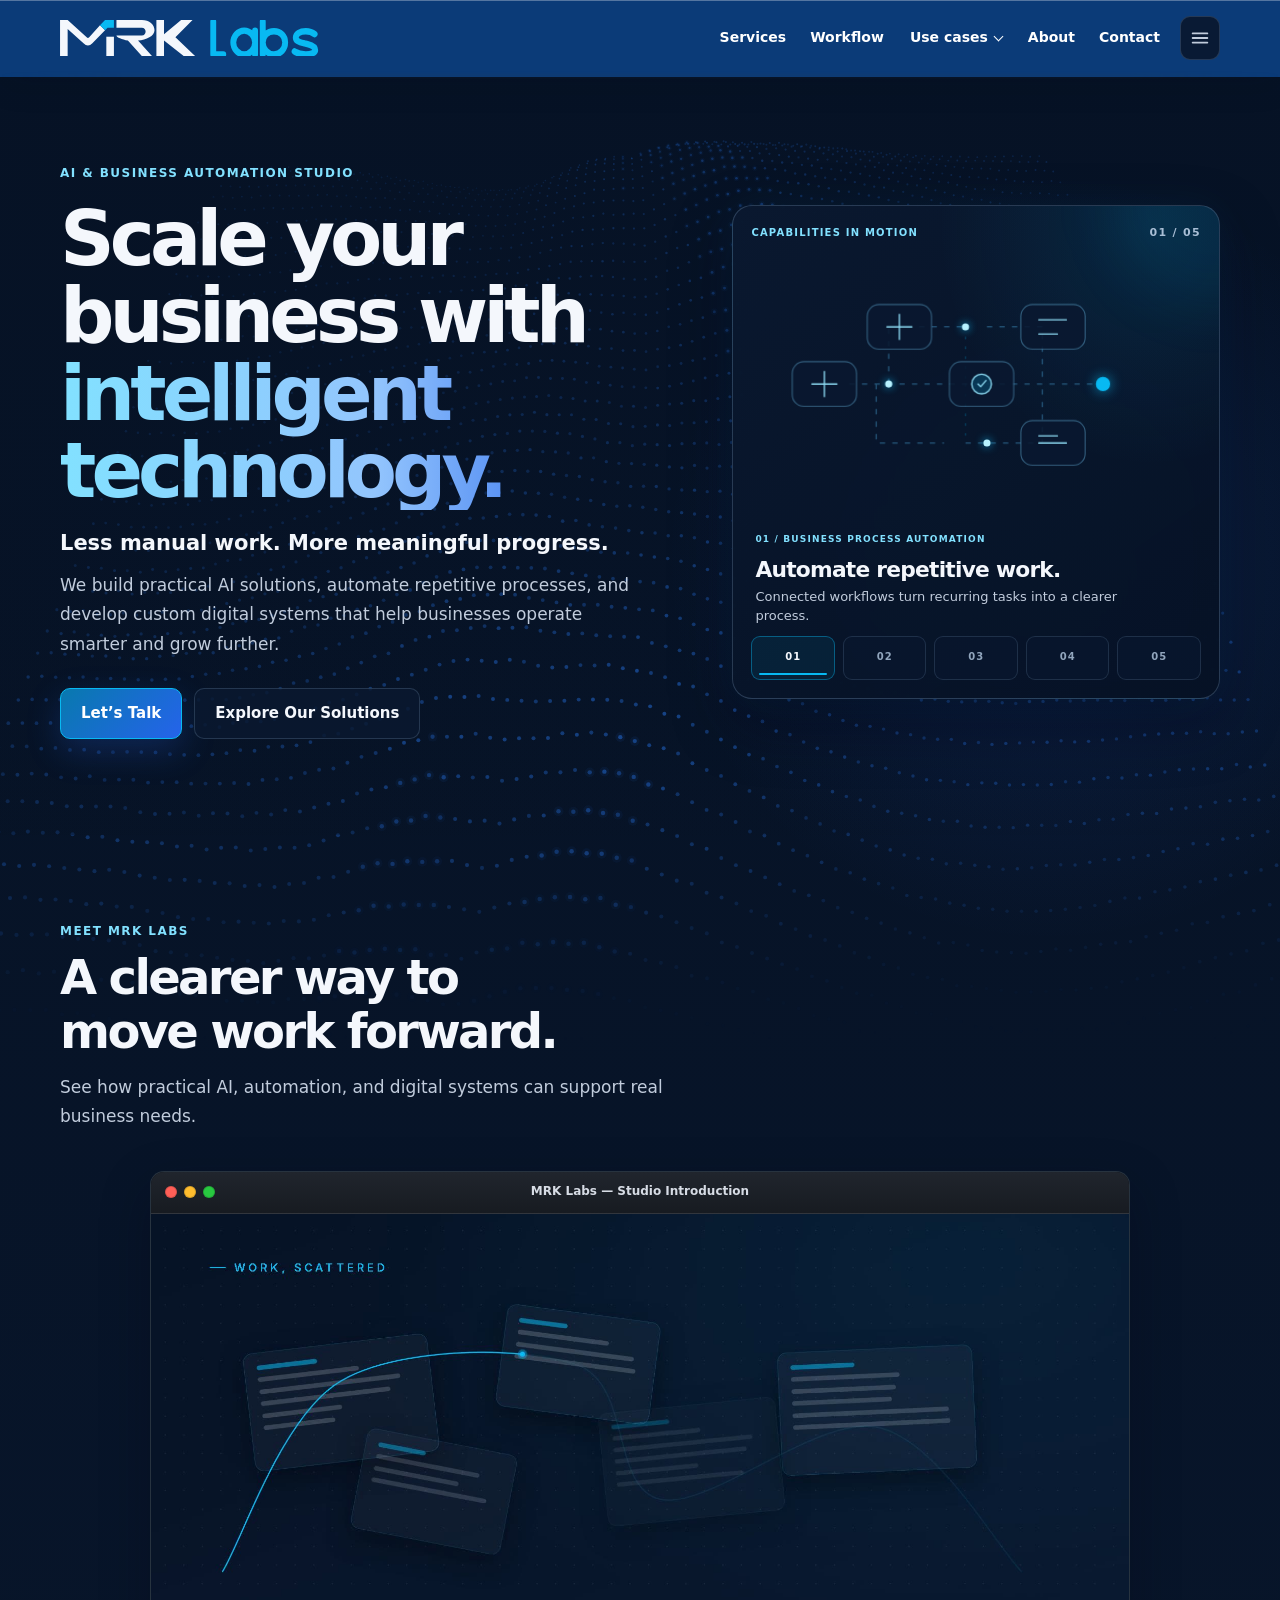
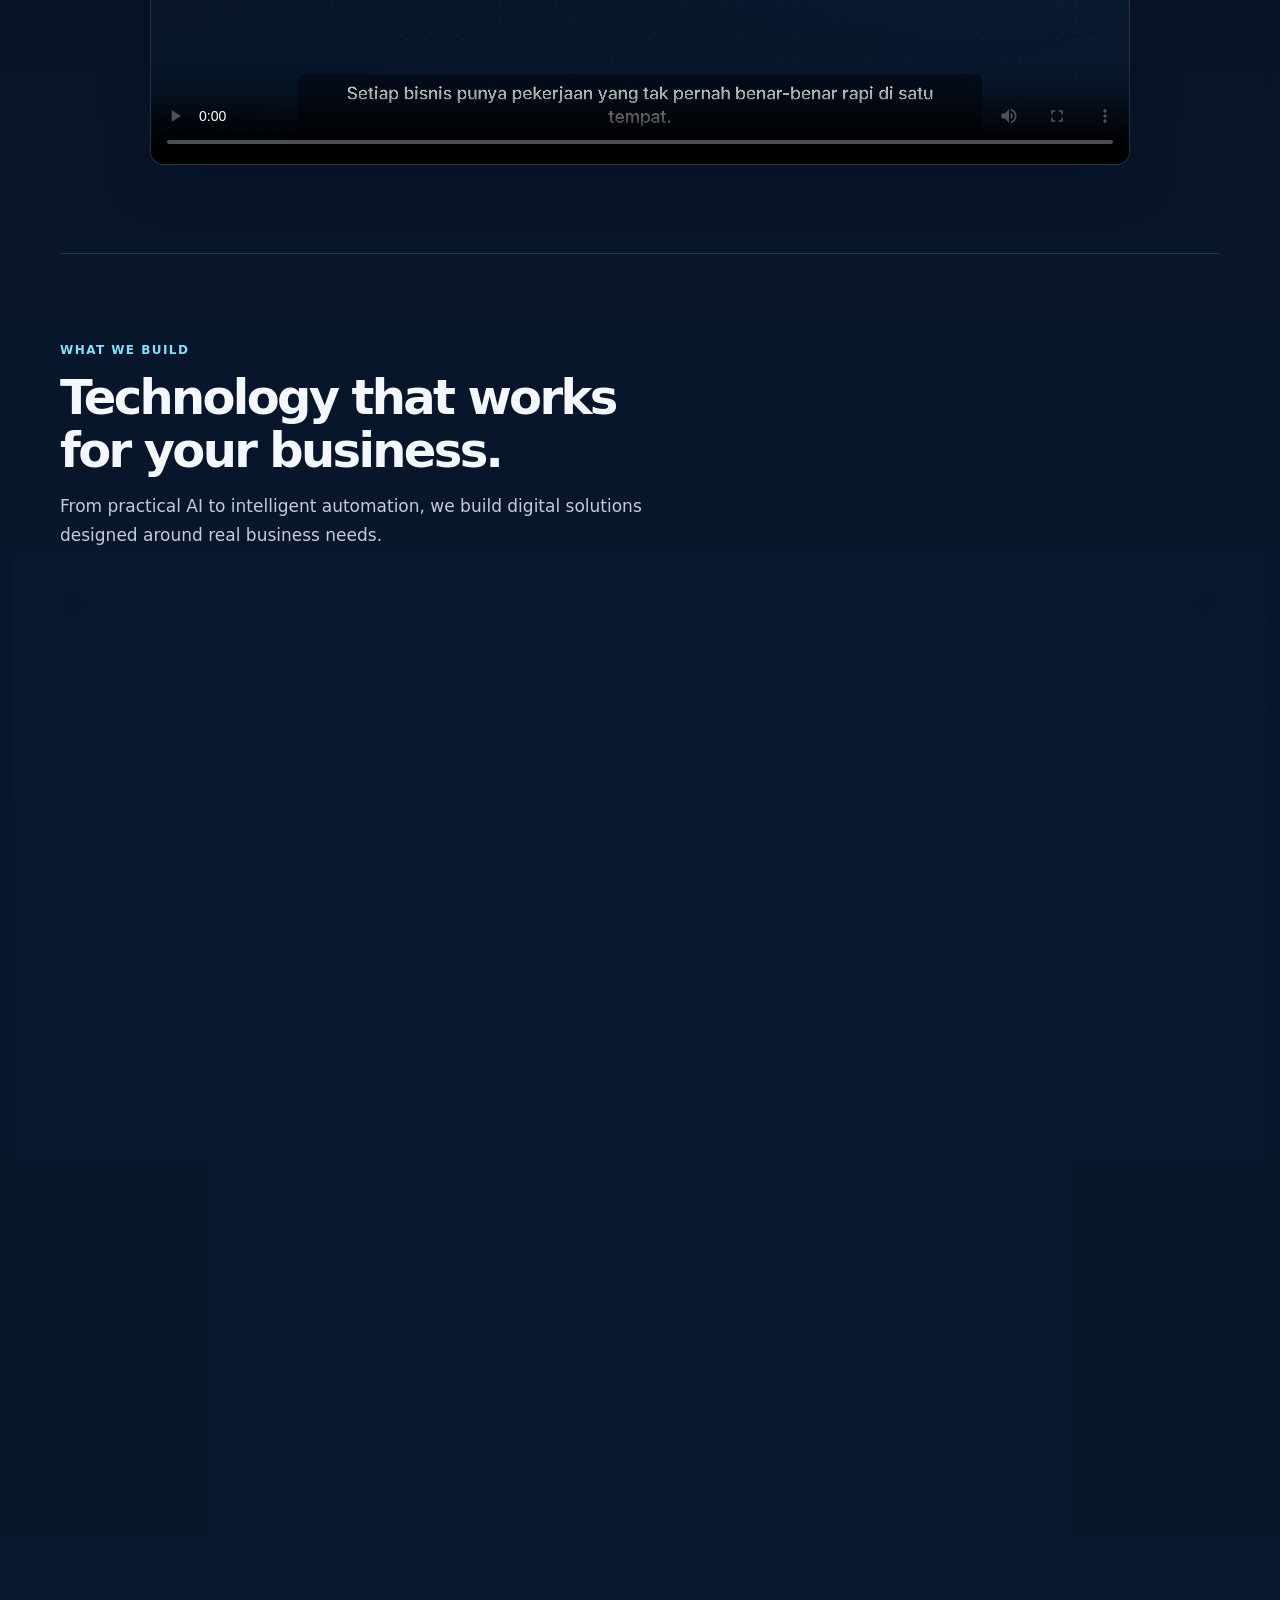
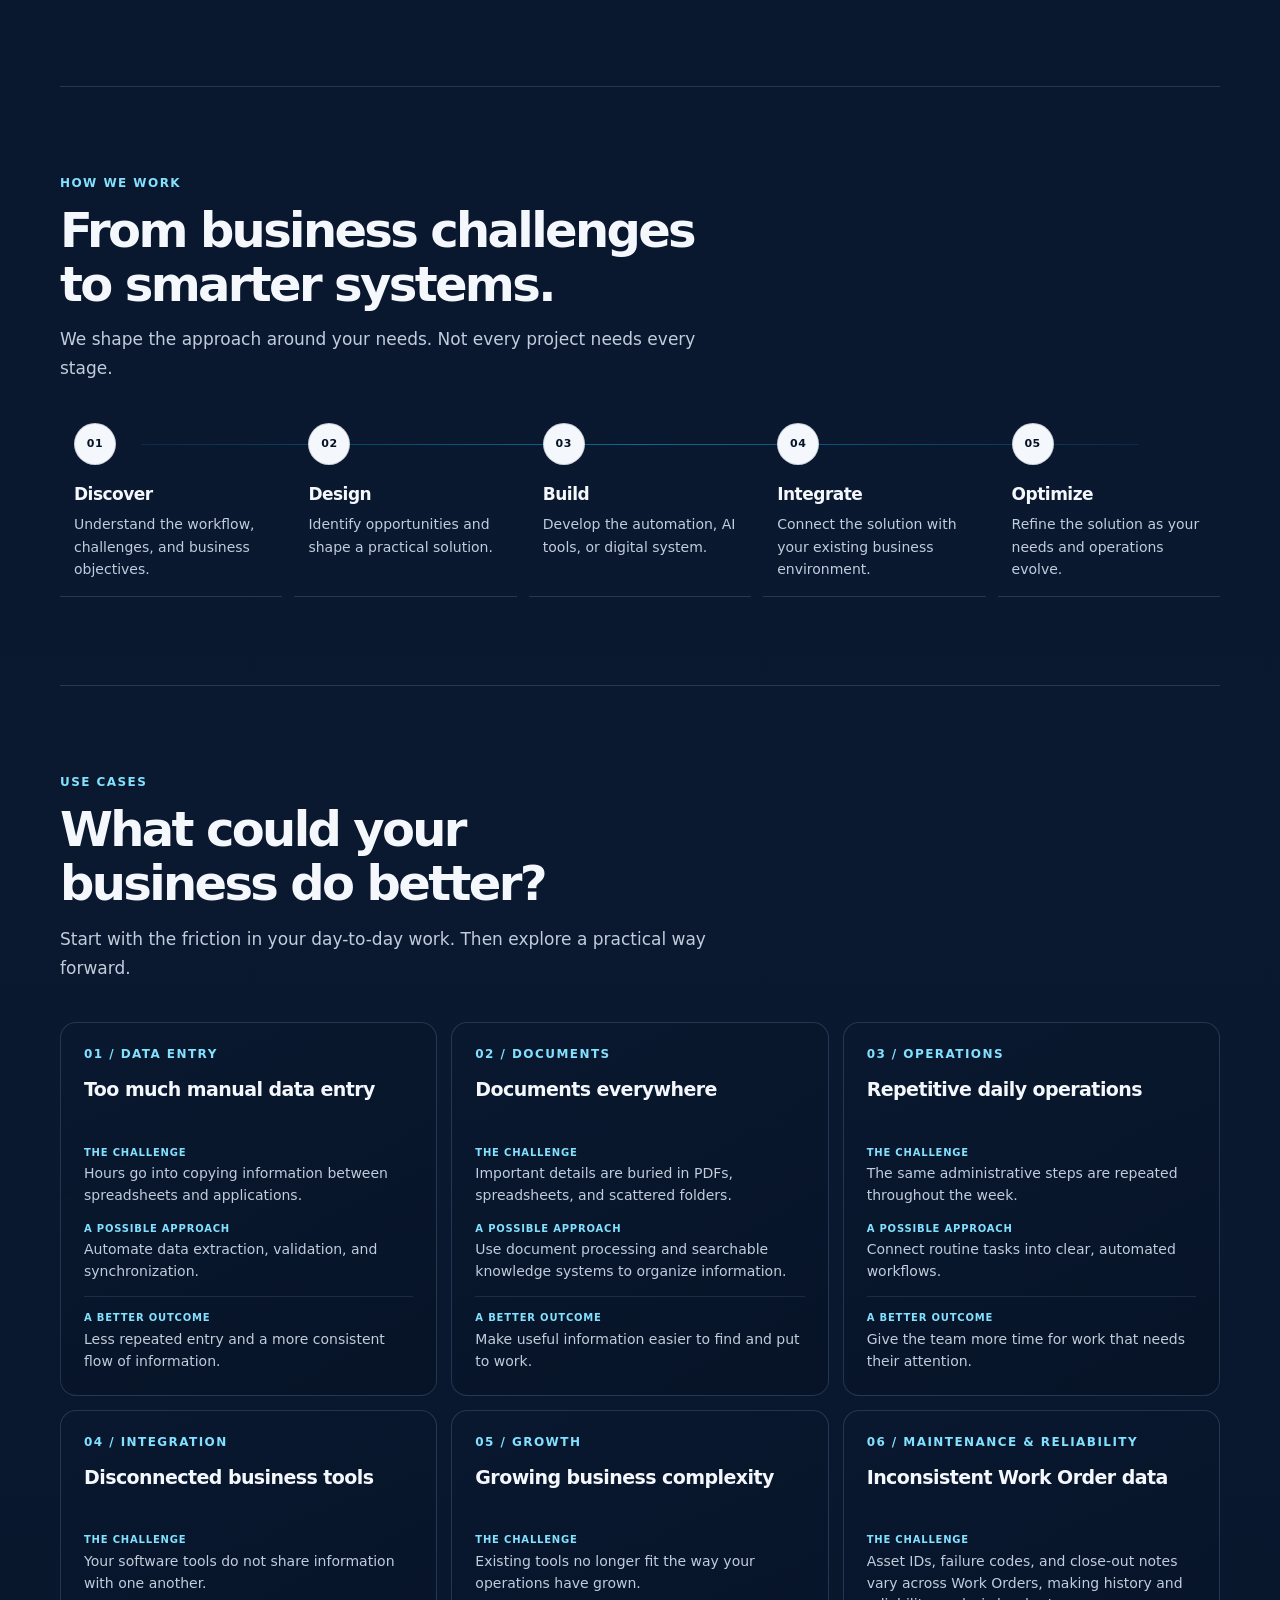
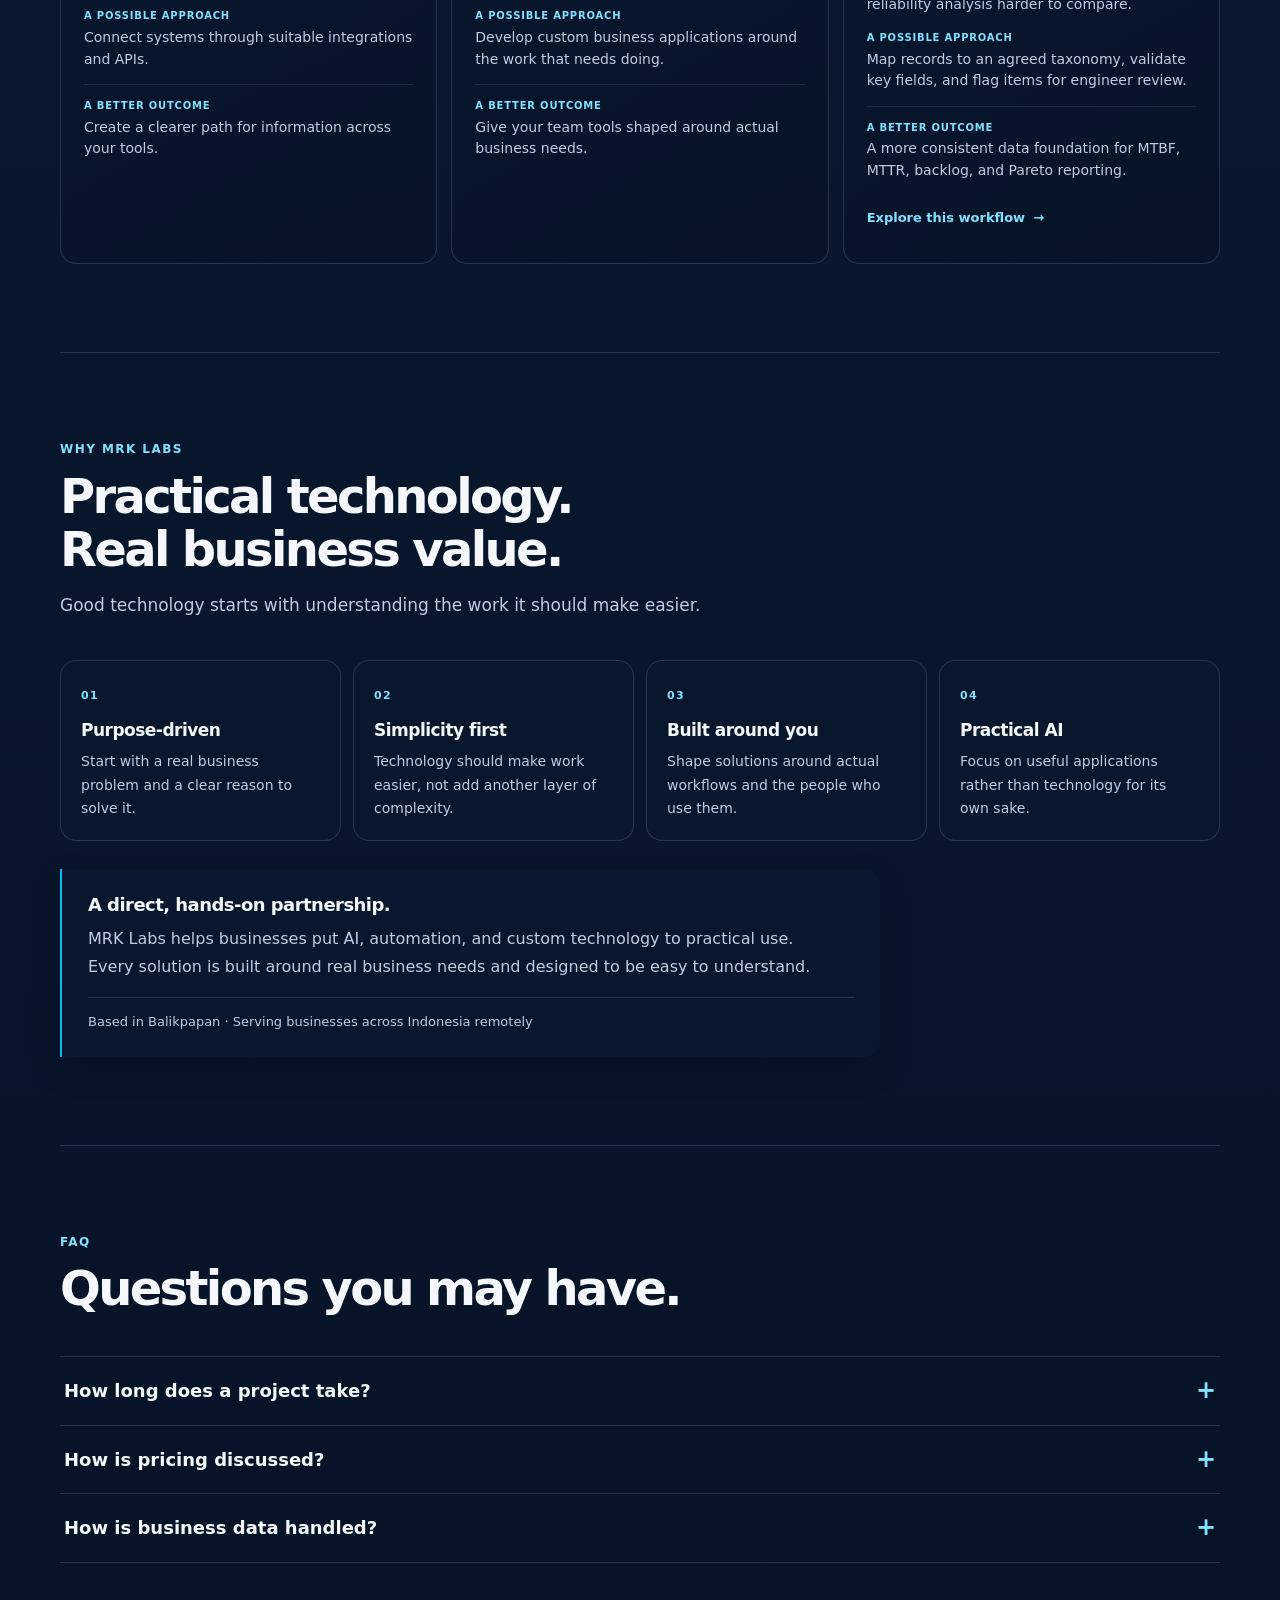
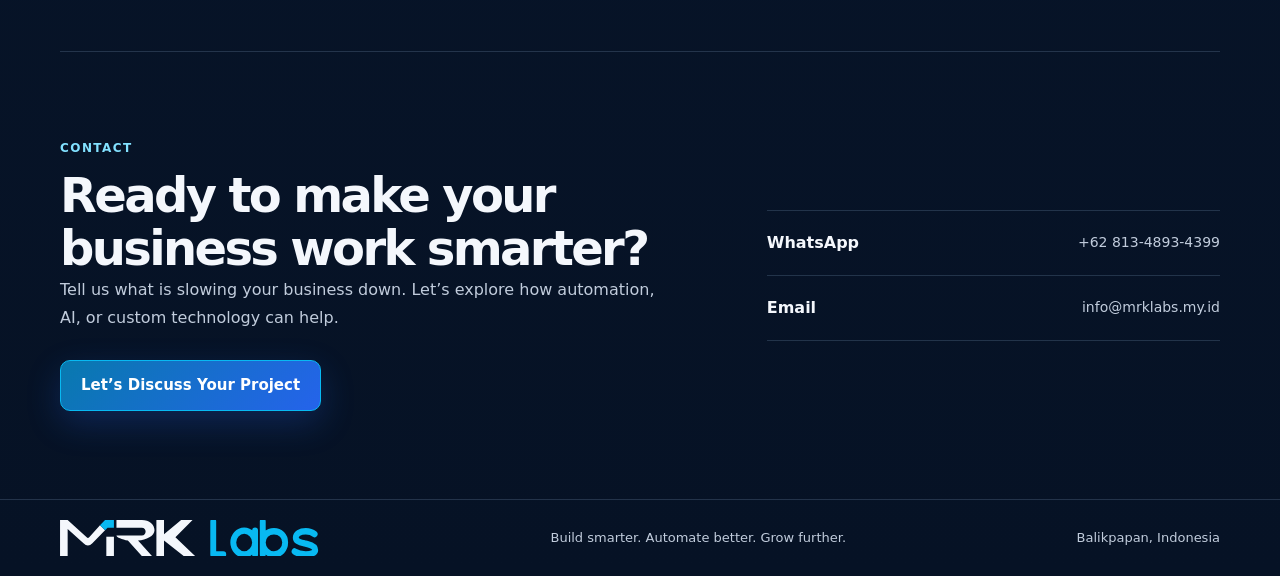
<file: index.html>
<!doctype html>
<html lang="en" data-theme="dark">
  <head>
    <meta charset="utf-8">
    <meta name="viewport" content="width=device-width, initial-scale=1">
    <meta name="color-scheme" content="dark light">
    <meta
      name="description"
      content="MRK Labs is an AI and business automation studio building practical AI, intelligent workflows, and custom digital systems for businesses."
    >
    <meta name="theme-color" content="#F5F8FC">
    <title>MRK Labs — AI &amp; Business Automation Studio</title>
    <link rel="icon" type="image/svg+xml" href="assets/favicon.svg">
    <link rel="stylesheet" href="styles.css?v=10">
  </head>
  <body>
    <a class="skip-link" href="#main-content" data-i18n="skip">Skip to content</a>

    <header class="site-header">
      <div class="container header-inner">
        <a class="brand-lockup" href="#top" aria-label="MRK Labs">
          <img class="brand-wordmark" src="assets/logo-primary.svg?v=15" alt="" aria-hidden="true">
        </a>
        <nav class="main-nav" aria-label="Main navigation" data-i18n-aria-label="navLabel">
          <a href="#services" data-i18n="navServices">Services</a>
          <a href="#process" data-i18n="navProcess">Workflow</a>
          <div class="nav-dropdown">
            <button
              class="nav-dropdown-toggle"
              id="use-cases-toggle"
              type="button"
              aria-expanded="false"
              aria-haspopup="true"
              aria-controls="use-cases-menu"
              data-i18n="navUseCases"
            >Use cases</button>
            <div class="nav-dropdown-menu" id="use-cases-menu" role="group" aria-label="Use cases menu" data-i18n-aria-label="navUseCasesMenuLabel">
              <a href="#use-cases" data-i18n="navUseCasesAll">All use cases</a>
              <a href="maintenance-reliability/" data-i18n="navUseCaseWorkOrder">Work Order data</a>
            </div>
          </div>
          <a href="#about" data-i18n="navAbout">About</a>
          <a href="#contact" data-i18n="navContact">Contact</a>
        </nav>
        <div class="header-menu">
          <button
            class="menu-toggle"
            id="menu-toggle"
            type="button"
            aria-expanded="false"
            aria-controls="header-menu-panel"
            aria-label="Toggle navigation menu"
            data-i18n-aria-label="menuToggleLabel"
          >
            <svg class="menu-icon" viewBox="0 0 24 24" aria-hidden="true" focusable="false">
              <path d="M4 7h16M4 12h16M4 17h16"></path>
            </svg>
          </button>
          <div class="header-menu-panel" id="header-menu-panel">
            <div class="header-controls">
              <button class="language-toggle" id="language-toggle" type="button" role="switch" aria-checked="false" aria-label="Switch language to Indonesian">
                <span class="language-option language-en" aria-hidden="true">EN</span>
                <span class="language-option language-id" aria-hidden="true">ID</span>
                <span class="language-thumb" aria-hidden="true"></span>
              </button>
              <div class="theme-picker" role="group" aria-label="Choose background theme" data-i18n-aria-label="themePickerLabel">
                <button class="theme-option" type="button" data-theme-value="dark" aria-pressed="true" data-i18n="themeNavy">Navy</button>
                <button class="theme-option" type="button" data-theme-value="light" aria-pressed="false" data-i18n="themeWhite">White</button>
              </div>
            </div>
          </div>
        </div>
      </div>
    </header>

    <main id="main-content">
      <section class="hero container" id="top" aria-labelledby="hero-title">
        <canvas class="particle-wave" aria-hidden="true"></canvas>
        <div class="hero-copy reveal">
          <p class="eyebrow" data-i18n="heroEyebrow">AI &amp; BUSINESS AUTOMATION STUDIO</p>
          <h1 id="hero-title">
            <span data-i18n="heroTitle">Scale your business with</span>
            <span class="accent-text" data-i18n="heroAccent">intelligent technology.</span>
          </h1>
          <p class="hero-tagline" data-i18n="heroTagline">Less manual work. More meaningful progress.</p>
          <p class="hero-description" data-i18n="heroDescription">
            We build practical AI solutions, automate repetitive processes, and develop custom digital systems that help
            businesses operate smarter and grow further.
          </p>
          <div class="hero-actions">
            <a class="button button-primary whatsapp-link" href="https://wa.me/6281348934399?text=Hello%20MRK%20Labs%2C%20I%27d%20like%20to%20discuss%20a%20project." data-i18n="heroCta">Let’s Talk</a>
            <a class="button button-secondary" href="#services" data-i18n="heroSecondaryCta">Explore Our Solutions</a>
          </div>
        </div>

        <aside class="showcase reveal" id="showcase" aria-label="Five service categories in motion" data-i18n-aria-label="showcaseAriaLabel">
          <div class="showcase-heading">
            <p class="eyebrow" data-i18n="showcaseEyebrow">CAPABILITIES IN MOTION</p>
            <span class="showcase-count" id="showcase-count" aria-hidden="true">01 / 05</span>
          </div>
          <div class="showcase-stage" id="showcase-stage">
            <div class="showcase-track" id="showcase-track">
              <div class="showcase-scene" id="scene-automation" role="tabpanel" aria-labelledby="tab-automation" aria-hidden="false" data-showcase-scene="0" data-active="true">
                <svg class="scene-art scene-art--automation" viewBox="0 0 480 280" fill="none" aria-hidden="true">
                  <path class="scene-link" d="M98 140h284M142 140V76h86m24 0h62v64m-186 0v66h76m24 0h86v-66"/>
                  <path class="scene-link scene-link-secondary" d="M228 76v64m0 0v66"/>
                  <circle class="scene-traveler traveler-one" cx="142" cy="140" r="4"/>
                  <circle class="scene-traveler traveler-two" cx="228" cy="76" r="4"/>
                  <circle class="scene-traveler traveler-three" cx="252" cy="206" r="4"/>
                  <g class="scene-node scene-node-one"><rect x="34" y="115" width="72" height="50" rx="13"/><path d="M56 140h28m-14-14v28"/></g>
                  <g class="scene-node scene-node-two"><rect x="118" y="51" width="72" height="50" rx="13"/><path d="M140 76h28m-14-14v28"/></g>
                  <g class="scene-node scene-node-three"><rect x="210" y="115" width="72" height="50" rx="13"/><circle cx="246" cy="140" r="11"/><path d="m242 140 3 3 6-7"/></g>
                  <g class="scene-node scene-node-four"><rect x="290" y="51" width="72" height="50" rx="13"/><path d="M310 68h31m-31 16h21"/></g>
                  <g class="scene-node scene-node-five"><rect x="290" y="181" width="72" height="50" rx="13"/><path d="M310 206h31m-31-8h21"/></g>
                  <circle class="scene-endpoint" cx="382" cy="140" r="8"/>
                </svg>
                <div class="scene-caption">
                  <span class="scene-kicker" data-i18n="sceneAutomationKicker">01 / BUSINESS PROCESS AUTOMATION</span>
                  <h2 data-i18n="sceneAutomationTitle">Automate repetitive work.</h2>
                  <p data-i18n="sceneAutomationSummary">Connected workflows turn recurring tasks into a clearer process.</p>
                </div>
              </div>

              <div class="showcase-scene" id="scene-ai" role="tabpanel" aria-labelledby="tab-ai" aria-hidden="true" data-showcase-scene="1" data-active="false">
                <svg class="scene-art scene-art--ai" viewBox="0 0 480 280" fill="none" aria-hidden="true">
                  <g class="ai-orbit"><ellipse cx="240" cy="130" rx="150" ry="48"/><ellipse cx="240" cy="130" rx="150" ry="48" transform="rotate(58 240 130)"/><ellipse cx="240" cy="130" rx="150" ry="48" transform="rotate(-58 240 130)"/></g>
                  <g class="ai-links"><path d="m124 96 76 21m-67 58 76-28m26-67 5 40m67-23-61 25m75 52-80-31m-2 50 2-47"/></g>
                  <g class="ai-points"><circle cx="124" cy="96" r="5"/><circle cx="133" cy="175" r="5"/><circle cx="229" cy="80" r="5"/><circle cx="307" cy="86" r="5"/><circle cx="317" cy="172" r="5"/><circle cx="240" cy="216" r="5"/></g>
                  <g class="ai-core"><circle cx="240" cy="130" r="42"/><path d="M240 101v58m-20-45 40 32m-40 0 40-32"/><circle cx="240" cy="130" r="14"/></g>
                  <circle class="ai-spark ai-spark-one" cx="369" cy="111" r="3"/><circle class="ai-spark ai-spark-two" cx="109" cy="142" r="3"/>
                </svg>
                <div class="scene-caption">
                  <span class="scene-kicker" data-i18n="sceneAiKicker">02 / AI INTEGRATION &amp; DEVELOPMENT</span>
                  <h2 data-i18n="sceneAiTitle">Make AI work for your business.</h2>
                  <p data-i18n="sceneAiSummary">Practical intelligence, connected to the tools and work you already do.</p>
                </div>
              </div>

              <div class="showcase-scene" id="scene-documents" role="tabpanel" aria-labelledby="tab-documents" aria-hidden="true" data-showcase-scene="2" data-active="false">
                <svg class="scene-art scene-art--documents" viewBox="0 0 480 280" fill="none" aria-hidden="true">
                  <g class="document-sheet document-sheet-back"><rect x="64" y="46" width="134" height="174" rx="12"/><path d="M88 84h80m-80 20h62m-62 20h72m-72 20h46"/></g>
                  <g class="document-sheet document-sheet-front"><rect x="82" y="58" width="134" height="174" rx="12"/><path d="M106 96h80m-80 20h62m-62 20h72m-72 20h46"/><circle cx="178" cy="188" r="13"/><path d="m172 188 4 4 8-9"/></g>
                  <rect class="document-scan" x="76" y="91" width="146" height="3" rx="1.5"/>
                  <path class="document-flow" d="M230 146h86"/>
                  <circle class="document-particle doc-particle-one" cx="246" cy="146" r="4"/><circle class="document-particle doc-particle-two" cx="246" cy="146" r="3"/>
                  <g class="data-grid"><rect x="326" y="64" width="100" height="160" rx="12"/><path d="M326 102h100M326 142h100M326 182h100M360 102v122m34-122v122"/><circle cx="343" cy="83" r="4"/><circle cx="377" cy="123" r="4"/><circle cx="411" cy="163" r="4"/><path d="M338 202h75"/></g>
                </svg>
                <div class="scene-caption">
                  <span class="scene-kicker" data-i18n="sceneDocumentsKicker">03 / DOCUMENT &amp; DATA INTELLIGENCE</span>
                  <h2 data-i18n="sceneDocumentsTitle">Turn information into useful insights.</h2>
                  <p data-i18n="sceneDocumentsSummary">Extract, organize, and find what matters across your business documents.</p>
                </div>
              </div>

              <div class="showcase-scene" id="scene-systems" role="tabpanel" aria-labelledby="tab-systems" aria-hidden="true" data-showcase-scene="3" data-active="false">
                <svg class="scene-art scene-art--systems" viewBox="0 0 480 280" fill="none" aria-hidden="true">
                  <g class="system-panel system-panel-main"><rect x="96" y="44" width="288" height="184" rx="15"/><path d="M96 80h288"/><circle cx="119" cy="62" r="3"/><circle cx="132" cy="62" r="3"/><circle cx="145" cy="62" r="3"/><rect x="116" y="100" width="92" height="48" rx="8"/><path d="M130 132v-9m16 9v-21m16 21v-14m16 14v-26"/><rect x="224" y="100" width="140" height="48" rx="8"/><path d="M240 116h54m-54 13h98"/><rect x="116" y="164" width="248" height="44" rx="8"/><path d="M132 183h47m0 0 21-10 23 17 20-9 24-13 22 15 23-8"/></g>
                  <g class="system-panel system-panel-float"><rect x="44" y="112" width="72" height="58" rx="11"/><path d="M61 132h38m-38 15h28"/></g>
                  <circle class="system-signal" cx="365" cy="92" r="5"/>
                </svg>
                <div class="scene-caption">
                  <span class="scene-kicker" data-i18n="sceneSystemsKicker">04 / CUSTOM BUSINESS SYSTEMS</span>
                  <h2 data-i18n="sceneSystemsTitle">Build tools around your business.</h2>
                  <p data-i18n="sceneSystemsSummary">Purpose-built software that fits the way your team actually works.</p>
                </div>
              </div>

              <div class="showcase-scene" id="scene-infrastructure" role="tabpanel" aria-labelledby="tab-infrastructure" aria-hidden="true" data-showcase-scene="4" data-active="false">
                <svg class="scene-art scene-art--infrastructure" viewBox="0 0 480 280" fill="none" aria-hidden="true">
                  <g class="browser-frame"><rect x="54" y="48" width="286" height="184" rx="14"/><path d="M54 82h286"/><circle cx="75" cy="65" r="4"/><circle cx="91" cy="65" r="4"/><circle cx="107" cy="65" r="4"/><rect class="browser-hero" x="76" y="101" width="242" height="54" rx="8"/><path d="M92 119h78m-78 15h51"/><rect x="76" y="170" width="104" height="42" rx="7"/><rect x="192" y="170" width="126" height="42" rx="7"/></g>
                  <g class="mobile-frame"><rect x="344" y="82" width="80" height="150" rx="15"/><path d="M369 98h30"/><rect x="355" y="111" width="58" height="34" rx="5"/><path d="M356 158h42m-42 12h52"/><rect x="355" y="183" width="58" height="32" rx="5"/></g>
                  <path class="responsive-link" d="M324 139h24"/>
                  <circle class="responsive-point" cx="336" cy="139" r="4"/>
                </svg>
                <div class="scene-caption">
                  <span class="scene-kicker" data-i18n="sceneInfrastructureKicker">05 / DIGITAL INFRASTRUCTURE</span>
                  <h2 data-i18n="sceneInfrastructureTitle">Build your digital foundation.</h2>
                  <p data-i18n="sceneInfrastructureSummary">Useful digital experiences that connect customers to your business.</p>
                </div>
              </div>
            </div>
          </div>
          <div class="showcase-controls" role="tablist" aria-label="Choose a service category" data-i18n-aria-label="showcaseControlsLabel">
            <button class="showcase-tab" id="tab-automation" type="button" role="tab" aria-selected="true" aria-controls="scene-automation" aria-label="Business process automation" data-i18n-aria-label="tabAutomation" tabindex="0">01</button>
            <button class="showcase-tab" id="tab-ai" type="button" role="tab" aria-selected="false" aria-controls="scene-ai" aria-label="AI integration and development" data-i18n-aria-label="tabAi" tabindex="-1">02</button>
            <button class="showcase-tab" id="tab-documents" type="button" role="tab" aria-selected="false" aria-controls="scene-documents" aria-label="Document and data intelligence" data-i18n-aria-label="tabDocuments" tabindex="-1">03</button>
            <button class="showcase-tab" id="tab-systems" type="button" role="tab" aria-selected="false" aria-controls="scene-systems" aria-label="Custom business systems" data-i18n-aria-label="tabSystems" tabindex="-1">04</button>
            <button class="showcase-tab" id="tab-infrastructure" type="button" role="tab" aria-selected="false" aria-controls="scene-infrastructure" aria-label="Digital infrastructure" data-i18n-aria-label="tabInfrastructure" tabindex="-1">05</button>
          </div>
        </aside>
      </section>

      <section class="section container intro-video-section" aria-labelledby="intro-video-title">
        <div class="section-heading reveal">
          <p class="eyebrow" data-i18n="introVideoEyebrow">MEET MRK LABS</p>
          <h2 id="intro-video-title" data-i18n="introVideoTitle">A clearer way to move work forward.</h2>
          <p class="section-intro" data-i18n="introVideoDescription">See how practical AI, automation, and digital systems can support real business needs.</p>
        </div>
        <div class="intro-video-frame reveal">
          <div class="video-window-bar">
            <div class="video-window-controls" aria-hidden="true">
              <span class="video-window-dot video-window-dot--close"></span>
              <span class="video-window-dot video-window-dot--minimize"></span>
              <span class="video-window-dot video-window-dot--maximize"></span>
            </div>
            <span class="video-window-title" data-i18n="introVideoWindowTitle">MRK Labs — Studio Introduction</span>
            <span class="video-window-spacer" aria-hidden="true"></span>
          </div>
          <video
            class="intro-video"
            controls
            playsinline
            preload="metadata"
            poster="assets/mrk-intro-poster.jpg"
            aria-label="MRK Labs introduction video"
            data-i18n-aria-label="introVideoAriaLabel"
          >
            <source src="assets/MrkIntro.mp4" type="video/mp4">
            <span data-i18n="introVideoFallback">Your browser does not support HTML video.</span>
          </video>
        </div>
      </section>

      <section class="section container" id="services" aria-labelledby="services-title">
        <div class="section-heading reveal">
          <p class="eyebrow" data-i18n="servicesEyebrow">WHAT WE BUILD</p>
          <h2 id="services-title" data-i18n="servicesTitle">Technology that works for your business.</h2>
          <p class="section-intro" data-i18n="servicesIntro">From practical AI to intelligent automation, we build digital solutions designed around real business needs.</p>
        </div>
        <div class="service-grid">
          <article class="service-card reveal">
            <div class="service-visual service-visual--automation" aria-hidden="true"><svg viewBox="0 0 120 72" fill="none"><path d="M16 36h88M37 18v36m46-36v36"/><circle cx="16" cy="36" r="8"/><circle cx="37" cy="18" r="7"/><circle cx="60" cy="36" r="9"/><circle cx="83" cy="18" r="7"/><circle cx="104" cy="36" r="8"/></svg></div>
            <p class="item-number" data-i18n="serviceNumberOne">01 / AUTOMATION</p>
            <h3 data-i18n="serviceAutomationTitle">Automate repetitive work.</h3>
            <p class="service-description" data-i18n="serviceAutomationText">Connect business processes, reduce manual tasks, and make everyday operations more efficient.</p>
            <ul class="service-capabilities"><li data-i18n="automationExampleOne">Workflow automation</li><li data-i18n="automationExampleTwo">Automated reporting</li><li data-i18n="automationExampleThree">Lead management</li><li data-i18n="automationExampleFour">Cross-platform integrations</li></ul>
            <a class="service-link" href="#contact" data-i18n="serviceExplore">Explore this service</a>
          </article>
          <article class="service-card reveal">
            <div class="service-visual service-visual--ai" aria-hidden="true"><svg viewBox="0 0 120 72" fill="none"><circle cx="60" cy="36" r="15"/><circle cx="60" cy="36" r="6"/><path d="m27 19 20 11m46-11L73 30M27 53l20-11m46 11L73 42"/><circle cx="24" cy="17" r="4"/><circle cx="96" cy="17" r="4"/><circle cx="24" cy="55" r="4"/><circle cx="96" cy="55" r="4"/></svg></div>
            <p class="item-number" data-i18n="serviceNumberTwo">02 / AI</p>
            <h3 data-i18n="serviceAiTitle">Make AI work for your business.</h3>
            <p class="service-description" data-i18n="serviceAiText">Integrate useful AI capabilities into daily operations, tools, and existing systems.</p>
            <ul class="service-capabilities"><li data-i18n="aiExampleOne">Custom AI assistants</li><li data-i18n="aiExampleTwo">AI customer support</li><li data-i18n="aiExampleThree">Knowledge assistants</li><li data-i18n="aiExampleFour">LLM and API integration</li></ul>
            <p class="service-status" data-i18n="aiStatus">AI customer service pilot program, limited availability</p>
            <a class="service-link" href="#contact" data-i18n="serviceExplore">Explore this service</a>
          </article>
          <article class="service-card reveal">
            <div class="service-visual service-visual--documents" aria-hidden="true"><svg viewBox="0 0 120 72" fill="none"><rect x="25" y="10" width="42" height="52" rx="6"/><path d="M34 24h24m-24 9h20m-20 9h24"/><path d="M68 36h20"/><circle cx="94" cy="36" r="9"/><path d="m90 36 3 3 6-7"/></svg></div>
            <p class="item-number" data-i18n="serviceNumberThree">03 / DOCUMENTS &amp; DATA</p>
            <h3 data-i18n="serviceDocumentsTitle">Turn information into useful insights.</h3>
            <p class="service-description" data-i18n="serviceDocumentsText">Transform scattered documents and unstructured information into organized, searchable, actionable data.</p>
            <ul class="service-capabilities"><li data-i18n="documentsExampleOne">Invoice and PDF processing</li><li data-i18n="documentsExampleTwo">OCR and data extraction</li><li data-i18n="documentsExampleThree">Spreadsheet automation</li><li data-i18n="documentsExampleFour">Document generation</li></ul>
            <a class="service-link" href="#contact" data-i18n="serviceExplore">Explore this service</a>
          </article>
          <article class="service-card reveal">
            <div class="service-visual service-visual--systems" aria-hidden="true"><svg viewBox="0 0 120 72" fill="none"><rect x="17" y="12" width="86" height="48" rx="7"/><path d="M17 25h86m-72 9h20v17H31zm30 0h29m-29 8h29m-29 9h19"/><circle cx="24" cy="18.5" r="1"/></svg></div>
            <p class="item-number" data-i18n="serviceNumberFour">04 / SYSTEMS</p>
            <h3 data-i18n="serviceSystemsTitle">Build tools around your business.</h3>
            <p class="service-description" data-i18n="serviceSystemsText">Develop digital systems and internal applications that fit how your business actually works.</p>
            <ul class="service-capabilities"><li data-i18n="systemsExampleOne">Internal business dashboards</li><li data-i18n="systemsExampleTwo">Inventory and sales tools</li><li data-i18n="systemsExampleThree">Reporting applications</li><li data-i18n="systemsExampleFour">Custom web applications</li></ul>
            <a class="service-link" href="#contact" data-i18n="serviceExplore">Explore this service</a>
          </article>
          <article class="service-card reveal">
            <div class="service-visual service-visual--infrastructure" aria-hidden="true"><svg viewBox="0 0 120 72" fill="none"><rect x="15" y="12" width="69" height="48" rx="6"/><path d="M15 24h69M24 33h27m-27 8h20"/><rect x="88" y="25" width="18" height="35" rx="5"/><path d="M94 31h6m-6 7h6"/></svg></div>
            <p class="item-number" data-i18n="serviceNumberFive">05 / INFRASTRUCTURE</p>
            <h3 data-i18n="serviceInfrastructureTitle">Build your digital foundation.</h3>
            <p class="service-description" data-i18n="serviceInfrastructureText">Create the digital infrastructure your business needs to connect with customers and grow.</p>
            <ul class="service-capabilities"><li data-i18n="infrastructureExampleOne">Business websites</li><li data-i18n="infrastructureExampleTwo">Customer portals</li><li data-i18n="infrastructureExampleThree">Booking systems</li><li data-i18n="infrastructureExampleFour">Digital lead generation</li></ul>
            <a class="service-link" href="#contact" data-i18n="serviceExplore">Explore this service</a>
          </article>
        </div>
      </section>

      <section class="section container" id="process" aria-labelledby="process-title">
        <div class="section-heading reveal">
          <p class="eyebrow" data-i18n="processEyebrow">HOW WE WORK</p>
          <h2 id="process-title" data-i18n="processTitle">From business challenges to smarter systems.</h2>
          <p class="section-intro" data-i18n="processIntro">We shape the approach around your needs. Not every project needs every stage.</p>
        </div>
        <ol class="process-list reveal">
          <li><span class="process-index">01</span><div><h3 data-i18n="processDiscover">Discover</h3><p data-i18n="processDiscoverText">Understand the workflow, challenges, and business objectives.</p></div></li>
          <li><span class="process-index">02</span><div><h3 data-i18n="processDesign">Design</h3><p data-i18n="processDesignText">Identify opportunities and shape a practical solution.</p></div></li>
          <li><span class="process-index">03</span><div><h3 data-i18n="processBuild">Build</h3><p data-i18n="processBuildText">Develop the automation, AI tools, or digital system.</p></div></li>
          <li><span class="process-index">04</span><div><h3 data-i18n="processIntegrate">Integrate</h3><p data-i18n="processIntegrateText">Connect the solution with your existing business environment.</p></div></li>
          <li><span class="process-index">05</span><div><h3 data-i18n="processOptimize">Optimize</h3><p data-i18n="processOptimizeText">Refine the solution as your needs and operations evolve.</p></div></li>
        </ol>
      </section>

      <section class="section container" id="use-cases" aria-labelledby="use-cases-title">
        <div class="section-heading reveal">
          <p class="eyebrow" data-i18n="useCasesEyebrow">USE CASES</p>
          <h2 id="use-cases-title" data-i18n="useCasesTitle">What could your business do better?</h2>
          <p class="section-intro" data-i18n="useCasesIntro">Start with the friction in your day-to-day work. Then explore a practical way forward.</p>
        </div>
        <div class="use-case-grid">
          <article class="use-case-card reveal">
            <p class="item-number" data-i18n="useCaseNumberOne">01 / DATA ENTRY</p>
            <h3 data-i18n="useCaseManualTitle">Too much manual data entry</h3>
            <p><strong data-i18n="problemLabel">The challenge</strong><span data-i18n="useCaseManualProblem">Hours go into copying information between spreadsheets and applications.</span></p>
            <p><strong data-i18n="solutionLabel">A possible approach</strong><span data-i18n="useCaseManualSolution">Automate data extraction, validation, and synchronization.</span></p>
            <p class="case-benefit"><strong data-i18n="benefitLabel">A better outcome</strong><span data-i18n="useCaseManualBenefit">Less repeated entry and a more consistent flow of information.</span></p>
          </article>
          <article class="use-case-card reveal">
            <p class="item-number" data-i18n="useCaseNumberTwo">02 / DOCUMENTS</p>
            <h3 data-i18n="useCaseDocumentsTitle">Documents everywhere</h3>
            <p><strong data-i18n="problemLabel">The challenge</strong><span data-i18n="useCaseDocumentsProblem">Important details are buried in PDFs, spreadsheets, and scattered folders.</span></p>
            <p><strong data-i18n="solutionLabel">A possible approach</strong><span data-i18n="useCaseDocumentsSolution">Use document processing and searchable knowledge systems to organize information.</span></p>
            <p class="case-benefit"><strong data-i18n="benefitLabel">A better outcome</strong><span data-i18n="useCaseDocumentsBenefit">Make useful information easier to find and put to work.</span></p>
          </article>
          <article class="use-case-card reveal">
            <p class="item-number" data-i18n="useCaseNumberThree">03 / OPERATIONS</p>
            <h3 data-i18n="useCaseOperationsTitle">Repetitive daily operations</h3>
            <p><strong data-i18n="problemLabel">The challenge</strong><span data-i18n="useCaseOperationsProblem">The same administrative steps are repeated throughout the week.</span></p>
            <p><strong data-i18n="solutionLabel">A possible approach</strong><span data-i18n="useCaseOperationsSolution">Connect routine tasks into clear, automated workflows.</span></p>
            <p class="case-benefit"><strong data-i18n="benefitLabel">A better outcome</strong><span data-i18n="useCaseOperationsBenefit">Give the team more time for work that needs their attention.</span></p>
          </article>
          <article class="use-case-card reveal">
            <p class="item-number" data-i18n="useCaseNumberFour">04 / INTEGRATION</p>
            <h3 data-i18n="useCaseToolsTitle">Disconnected business tools</h3>
            <p><strong data-i18n="problemLabel">The challenge</strong><span data-i18n="useCaseToolsProblem">Your software tools do not share information with one another.</span></p>
            <p><strong data-i18n="solutionLabel">A possible approach</strong><span data-i18n="useCaseToolsSolution">Connect systems through suitable integrations and APIs.</span></p>
            <p class="case-benefit"><strong data-i18n="benefitLabel">A better outcome</strong><span data-i18n="useCaseToolsBenefit">Create a clearer path for information across your tools.</span></p>
          </article>
          <article class="use-case-card reveal">
            <p class="item-number" data-i18n="useCaseNumberFive">05 / GROWTH</p>
            <h3 data-i18n="useCaseGrowthTitle">Growing business complexity</h3>
            <p><strong data-i18n="problemLabel">The challenge</strong><span data-i18n="useCaseGrowthProblem">Existing tools no longer fit the way your operations have grown.</span></p>
            <p><strong data-i18n="solutionLabel">A possible approach</strong><span data-i18n="useCaseGrowthSolution">Develop custom business applications around the work that needs doing.</span></p>
            <p class="case-benefit"><strong data-i18n="benefitLabel">A better outcome</strong><span data-i18n="useCaseGrowthBenefit">Give your team tools shaped around actual business needs.</span></p>
          </article>
          <article class="use-case-card reveal">
            <p class="item-number" data-i18n="useCaseNumberSix">06 / MAINTENANCE &amp; RELIABILITY</p>
            <h3 data-i18n="useCaseMaintenanceTitle">Inconsistent Work Order data</h3>
            <p><strong data-i18n="problemLabel">The challenge</strong><span data-i18n="useCaseMaintenanceProblem">Asset IDs, failure codes, and close-out notes vary across Work Orders, making history and reliability analysis harder to compare.</span></p>
            <p><strong data-i18n="solutionLabel">A possible approach</strong><span data-i18n="useCaseMaintenanceSolution">Map records to an agreed taxonomy, validate key fields, and flag items for engineer review.</span></p>
            <p class="case-benefit"><strong data-i18n="benefitLabel">A better outcome</strong><span data-i18n="useCaseMaintenanceBenefit">A more consistent data foundation for MTBF, MTTR, backlog, and Pareto reporting.</span></p>
            <a class="service-link" href="maintenance-reliability/" data-i18n="useCaseMaintenanceLink">Explore this workflow</a>
          </article>
        </div>
      </section>

      <section class="section container about-section" id="about" aria-labelledby="about-title">
        <div class="section-heading reveal">
          <p class="eyebrow" data-i18n="aboutEyebrow">WHY MRK LABS</p>
          <h2 id="about-title" data-i18n="aboutTitle">Practical technology. Real business value.</h2>
          <p class="section-intro" data-i18n="aboutIntro">Good technology starts with understanding the work it should make easier.</p>
        </div>
        <div class="principle-grid">
          <article class="principle-card reveal"><span class="principle-number">01</span><h3 data-i18n="principlePurpose">Purpose-driven</h3><p data-i18n="principlePurposeText">Start with a real business problem and a clear reason to solve it.</p></article>
          <article class="principle-card reveal"><span class="principle-number">02</span><h3 data-i18n="principleSimplicity">Simplicity first</h3><p data-i18n="principleSimplicityText">Technology should make work easier, not add another layer of complexity.</p></article>
          <article class="principle-card reveal"><span class="principle-number">03</span><h3 data-i18n="principleBuilt">Built around you</h3><p data-i18n="principleBuiltText">Shape solutions around actual workflows and the people who use them.</p></article>
          <article class="principle-card reveal"><span class="principle-number">04</span><h3 data-i18n="principleAi">Practical AI</h3><p data-i18n="principleAiText">Focus on useful applications rather than technology for its own sake.</p></article>
        </div>
        <div class="about-note reveal">
          <h3 data-i18n="aboutBrandTitle">A direct, hands-on partnership.</h3>
          <p data-i18n="aboutText">MRK Labs helps businesses put AI, automation, and custom technology to practical use. Every solution is built around real business needs and designed to be easy to understand.</p>
          <p class="location-line" data-i18n="location">Based in Balikpapan · Serving businesses across Indonesia remotely</p>
        </div>
      </section>

      <section class="section container faq-section" aria-labelledby="faq-title">
        <div class="section-heading reveal">
          <p class="eyebrow" data-i18n="faqEyebrow">FAQ</p>
          <h2 id="faq-title" data-i18n="faqTitle">Questions you may have.</h2>
        </div>
        <div class="faq-list reveal">
          <details>
            <summary data-i18n="faqTurnaroundQ">How long does a project take?</summary>
            <p data-i18n="faqTurnaroundA">Timing depends on the scope and available content. After our initial discussion, you’ll receive a clear estimate for each stage.</p>
          </details>
          <details>
            <summary data-i18n="faqPricingQ">How is pricing discussed?</summary>
            <p data-i18n="faqPricingA">Pricing is based on the agreed scope and expected effort. We discuss it transparently before work starts, with no obligation to proceed.</p>
          </details>
          <details>
            <summary data-i18n="faqSafetyQ">How is business data handled?</summary>
            <p data-i18n="faqSafetyA">Only the information needed for the project is collected. Data handling, access, and retention are discussed and agreed before implementation.</p>
          </details>
        </div>
      </section>

      <section class="section contact-section container" id="contact" aria-labelledby="contact-title">
        <div class="contact-copy reveal">
          <p class="eyebrow" data-i18n="contactEyebrow">CONTACT</p>
          <h2 id="contact-title" data-i18n="contactTitle">Ready to make your business work smarter?</h2>
          <p data-i18n="contactText">Tell us what is slowing your business down. Let’s explore how automation, AI, or custom technology can help.</p>
          <a class="button button-primary whatsapp-link" href="https://wa.me/6281348934399?text=Hello%20MRK%20Labs%2C%20I%27d%20like%20to%20discuss%20a%20project." data-i18n="contactCta">Let’s Discuss Your Project</a>
        </div>
        <ul class="contact-list reveal">
          <li><a class="whatsapp-link" href="https://wa.me/6281348934399?text=Hello%20MRK%20Labs%2C%20I%27d%20like%20to%20discuss%20a%20project."><span data-i18n="whatsappLabel">WhatsApp</span><span>+62 813-4893-4399</span></a></li>
          <li><a href="mailto:info@mrklabs.my.id"><span data-i18n="emailLabel">Email</span><span>info@mrklabs.my.id</span></a></li>
        </ul>
      </section>
    </main>

    <footer class="site-footer">
      <div class="container footer-inner">
        <a class="brand-lockup footer-brand-lockup" href="#top" aria-label="MRK Labs">
          <img class="brand-wordmark" src="assets/logo-primary.svg?v=15" alt="" aria-hidden="true">
        </a>
        <span data-i18n="footerTagline">Build smarter. Automate better. Grow further.</span>
        <span data-i18n="footerLocation">Balikpapan, Indonesia</span>
      </div>
    </footer>

    <script src="script.js?v=14"></script>
    <script src="particle-wave.js?v=3"></script>
    <script src="showcase.js"></script>
  </body>
</html>
</file>
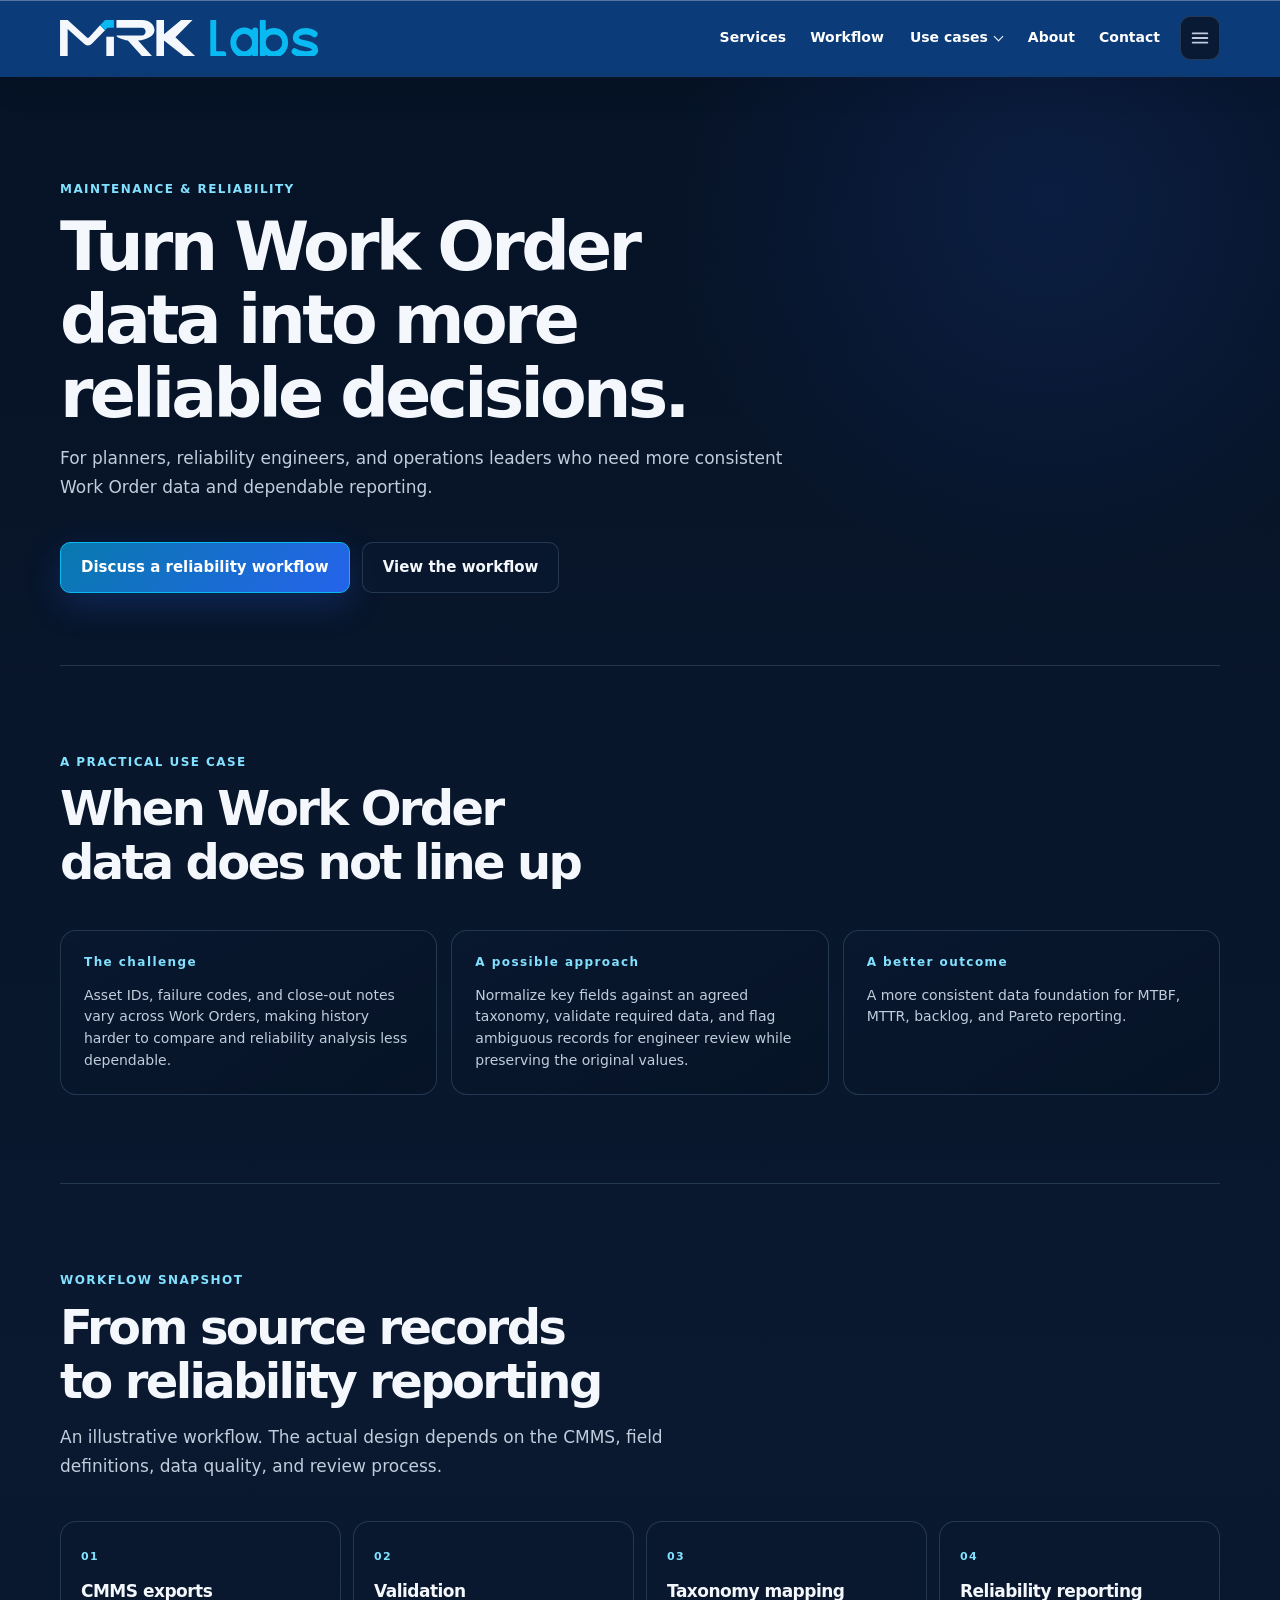
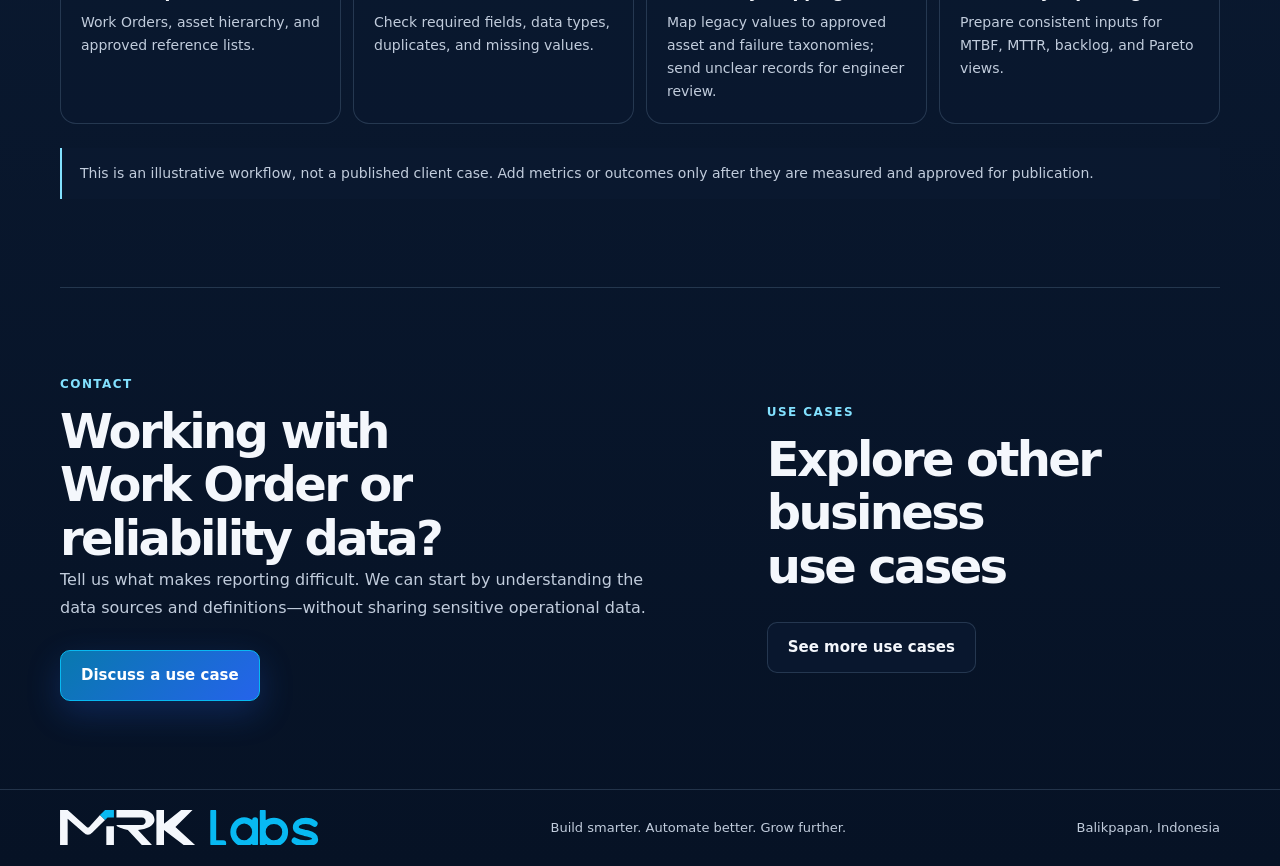
<file: maintenance-reliability/index.html>
<!doctype html>
<html lang="en" data-theme="dark" data-asset-prefix="../">
  <head>
    <meta charset="utf-8">
    <meta name="viewport" content="width=device-width, initial-scale=1">
    <meta name="color-scheme" content="dark light">
    <meta
      name="description"
      content="A practical workflow for more consistent Work Order data and reliability reporting."
      data-description-en="A practical workflow for more consistent Work Order data and reliability reporting."
      data-description-id="Contoh workflow untuk merapikan data Work Order dan mendukung reliability reporting."
    >
    <meta name="theme-color" content="#F5F8FC">
    <title
      data-title-en="Maintenance &amp; Reliability | MRK Labs"
      data-title-id="Maintenance &amp; Reliability | MRK Labs"
    >Maintenance &amp; Reliability | MRK Labs</title>
    <link rel="icon" type="image/svg+xml" href="../assets/favicon.svg">
    <link rel="stylesheet" href="../styles.css?v=10">
  </head>
  <body>
    <a class="skip-link" href="#main-content" data-i18n="skip">Skip to content</a>

    <header class="site-header">
      <div class="container header-inner">
        <a class="brand-lockup" href="../#top" aria-label="MRK Labs">
          <img class="brand-wordmark" src="../assets/logo-primary.svg?v=15" alt="" aria-hidden="true">
        </a>
        <nav class="main-nav" aria-label="Main navigation" data-i18n-aria-label="navLabel">
          <a href="../#services" data-i18n="navServices">Services</a>
          <a href="../#process" data-i18n="navProcess">Workflow</a>
          <div class="nav-dropdown">
            <button
              class="nav-dropdown-toggle"
              id="use-cases-toggle"
              type="button"
              aria-expanded="false"
              aria-haspopup="true"
              aria-controls="use-cases-menu"
              data-i18n="navUseCases"
            >Use cases</button>
            <div class="nav-dropdown-menu" id="use-cases-menu" role="group" aria-label="Use cases menu" data-i18n-aria-label="navUseCasesMenuLabel">
              <a href="../#use-cases" data-i18n="navUseCasesAll">All use cases</a>
              <a href="./" aria-current="page" data-i18n="navUseCaseWorkOrder">Work Order data</a>
            </div>
          </div>
          <a href="../#about" data-i18n="navAbout">About</a>
          <a href="../#contact" data-i18n="navContact">Contact</a>
        </nav>
        <div class="header-menu">
          <button
            class="menu-toggle"
            id="menu-toggle"
            type="button"
            aria-expanded="false"
            aria-controls="header-menu-panel"
            aria-label="Toggle navigation menu"
            data-i18n-aria-label="menuToggleLabel"
          >
            <svg class="menu-icon" viewBox="0 0 24 24" aria-hidden="true" focusable="false">
              <path d="M4 7h16M4 12h16M4 17h16"></path>
            </svg>
          </button>
          <div class="header-menu-panel" id="header-menu-panel">
            <div class="header-controls">
              <button class="language-toggle" id="language-toggle" type="button" role="switch" aria-checked="false" aria-label="Switch language to Indonesian">
                <span class="language-option language-en" aria-hidden="true">EN</span>
                <span class="language-option language-id" aria-hidden="true">ID</span>
                <span class="language-thumb" aria-hidden="true"></span>
              </button>
              <div class="theme-picker" role="group" aria-label="Choose background theme" data-i18n-aria-label="themePickerLabel">
                <button class="theme-option" type="button" data-theme-value="dark" aria-pressed="true" data-i18n="themeNavy">Navy</button>
                <button class="theme-option" type="button" data-theme-value="light" aria-pressed="false" data-i18n="themeWhite">White</button>
              </div>
            </div>
          </div>
        </div>
      </div>
    </header>

    <main id="main-content">
      <section class="section container reliability-hero" id="top" aria-labelledby="maintenance-title">
        <div class="section-heading reveal">
          <p class="eyebrow" data-i18n="maintenanceEyebrow">MAINTENANCE &amp; RELIABILITY</p>
          <h1 id="maintenance-title" data-i18n="maintenanceTitle">Turn Work Order data into more reliable decisions.</h1>
          <p class="section-intro" data-i18n="maintenanceIntro">For planners, reliability engineers, and operations leaders who need more consistent Work Order data and dependable reporting.</p>
        </div>
        <div class="hero-actions reveal">
          <a class="button button-primary" href="../#contact" data-i18n="maintenancePrimaryCta">Discuss a reliability workflow</a>
          <a class="button button-secondary" href="#maintenance-workflow" data-i18n="maintenanceSecondaryCta">View the workflow</a>
        </div>
      </section>

      <section class="section container" id="maintenance-case" aria-labelledby="maintenance-case-title">
        <div class="section-heading reveal">
          <p class="eyebrow" data-i18n="maintenanceCaseEyebrow">A PRACTICAL USE CASE</p>
          <h2 id="maintenance-case-title" data-i18n="maintenanceCaseTitle">When Work Order data does not line up</h2>
        </div>
        <div class="use-case-grid">
          <article class="use-case-card reveal">
            <p class="item-number" data-i18n="maintenanceChallengeTitle">The challenge</p>
            <p data-i18n="maintenanceChallengeText">Asset IDs, failure codes, and close-out notes vary across Work Orders, making history harder to compare and reliability analysis less dependable.</p>
          </article>
          <article class="use-case-card reveal">
            <p class="item-number" data-i18n="maintenanceApproachTitle">A possible approach</p>
            <p data-i18n="maintenanceApproachText">Normalize key fields against an agreed taxonomy, validate required data, and flag ambiguous records for engineer review while preserving the original values.</p>
          </article>
          <article class="use-case-card reveal">
            <p class="item-number" data-i18n="maintenanceOutcomeTitle">A better outcome</p>
            <p data-i18n="maintenanceOutcomeText">A more consistent data foundation for MTBF, MTTR, backlog, and Pareto reporting.</p>
          </article>
        </div>
      </section>

      <section class="section container" id="maintenance-workflow" aria-labelledby="maintenance-workflow-title">
        <div class="section-heading reveal">
          <p class="eyebrow" data-i18n="maintenanceWorkflowEyebrow">WORKFLOW SNAPSHOT</p>
          <h2 id="maintenance-workflow-title" data-i18n="maintenanceWorkflowTitle">From source records to reliability reporting</h2>
          <p class="section-intro" data-i18n="maintenanceWorkflowIntro">An illustrative workflow. The actual design depends on the CMMS, field definitions, data quality, and review process.</p>
        </div>
        <div class="principle-grid">
          <article class="principle-card reveal">
            <span class="principle-number">01</span>
            <h3 data-i18n="maintenanceStepOneTitle">CMMS exports</h3>
            <p data-i18n="maintenanceStepOneText">Work Orders, asset hierarchy, and approved reference lists.</p>
          </article>
          <article class="principle-card reveal">
            <span class="principle-number">02</span>
            <h3 data-i18n="maintenanceStepTwoTitle">Validation</h3>
            <p data-i18n="maintenanceStepTwoText">Check required fields, data types, duplicates, and missing values.</p>
          </article>
          <article class="principle-card reveal">
            <span class="principle-number">03</span>
            <h3 data-i18n="maintenanceStepThreeTitle">Taxonomy mapping</h3>
            <p data-i18n="maintenanceStepThreeText">Map legacy values to approved asset and failure taxonomies; send unclear records for engineer review.</p>
          </article>
          <article class="principle-card reveal">
            <span class="principle-number">04</span>
            <h3 data-i18n="maintenanceStepFourTitle">Reliability reporting</h3>
            <p data-i18n="maintenanceStepFourText">Prepare consistent inputs for MTBF, MTTR, backlog, and Pareto views.</p>
          </article>
        </div>
        <p class="maintenance-note reveal" data-i18n="maintenanceNote">This is an illustrative workflow, not a published client case. Add metrics or outcomes only after they are measured and approved for publication.</p>
      </section>

      <section class="section contact-section container" aria-labelledby="maintenance-contact-title">
        <div class="contact-copy reveal">
          <p class="eyebrow" data-i18n="contactEyebrow">CONTACT</p>
          <h2 id="maintenance-contact-title" data-i18n="maintenanceContactTitle">Working with Work Order or reliability data?</h2>
          <p data-i18n="maintenanceContactText">Tell us what makes reporting difficult. We can start by understanding the data sources and definitions—without sharing sensitive operational data.</p>
          <a class="button button-primary" href="../#contact" data-i18n="maintenanceContactCta">Discuss a use case</a>
        </div>
        <div class="contact-copy reveal">
          <p class="eyebrow" data-i18n="useCasesEyebrow">USE CASES</p>
          <h2 data-i18n="maintenanceBackTitle">Explore other business use cases</h2>
          <a class="button button-secondary" href="../#use-cases" data-i18n="maintenanceBackCta">See more use cases</a>
        </div>
      </section>
    </main>

    <footer class="site-footer">
      <div class="container footer-inner">
        <a class="brand-lockup footer-brand-lockup" href="../#top" aria-label="MRK Labs">
          <img class="brand-wordmark" src="../assets/logo-primary.svg?v=15" alt="" aria-hidden="true">
        </a>
        <span data-i18n="footerTagline">Build smarter. Automate better. Grow further.</span>
        <span data-i18n="footerLocation">Balikpapan, Indonesia</span>
      </div>
    </footer>

    <script src="../script.js?v=14"></script>
  </body>
</html>
</file>
<file: styles.css>
:root {
  color-scheme: dark;
  --page-bg: #061225;
  --surface: #0a1930;
  --surface-soft: rgba(10, 25, 48, 0.82);
  --text: #f4f7fc;
  --muted: #c1ccdc;
  --accent: #08b9f2;
  --accent-strong: #82e1ff;
  --accent-blue: #2563eb;
  --accent-contrast: #061225;
  --control-bg: rgba(10, 25, 48, 0.9);
  --line: rgba(148, 185, 220, 0.2);
  --header-background: #0b3b78;
  --header-glass-highlight: rgba(255, 255, 255, 0.3);
  --header-text: #ffffff;
  --header-muted: #ffffff;
  --header-line: rgba(28, 60, 92, 0.2);
  --header-control-line: rgba(148, 185, 220, 0.2);
  --header-control-bg: rgba(10, 25, 48, 0.94);
  --header-control-muted: #c1ccdc;
  --header-selected-bg: #08b9f2;
  --header-selected-text: #061225;
  --header-focus: #82e1ff;
  --contrast-surface: #f4f7fc;
  --contrast-text: #061225;
  --contrast-muted: #40546b;
  --contrast-line: rgba(6, 18, 37, 0.16);
  --content-width: 1160px;
  --gutter: clamp(20px, 5vw, 56px);
  --radius: 16px;
  --shadow: 0 18px 50px rgba(2, 6, 23, 0.28);
}

* { box-sizing: border-box; }

html { scroll-behavior: smooth; }

body {
  min-width: 320px;
  margin: 0;
  overflow-x: hidden;
  background: var(--body-background,
    radial-gradient(circle at 82% 8%, rgba(37, 99, 235, 0.14), transparent 24rem),
    linear-gradient(180deg, #061225 0%, #0a1930 58%, #061225 100%));
  color: var(--text);
  font-family: system-ui, -apple-system, BlinkMacSystemFont, "Segoe UI", sans-serif;
  font-size: 16px;
  line-height: 1.65;
  -webkit-font-smoothing: antialiased;
  text-rendering: optimizeLegibility;
}

a { color: var(--accent-strong); text-decoration-thickness: 1px; text-underline-offset: 0.2em; }
a:hover { text-decoration-thickness: 2px; }
a:focus-visible, button:focus-visible, summary:focus-visible {
  outline: 3px solid var(--accent-strong);
  outline-offset: 4px;
}

.container {
  width: min(calc(100% - var(--gutter) * 2), var(--content-width));
  margin-inline: auto;
}

.skip-link {
  position: absolute;
  z-index: 100;
  top: 8px;
  left: 8px;
  min-height: 44px;
  padding: 10px 14px;
  background: var(--text);
  color: var(--page-bg);
  border-radius: 8px;
  transform: translateY(-150%);
}
.skip-link:focus { transform: translateY(0); }

.site-header {
  position: sticky;
  z-index: 50;
  top: 0;
  border-bottom: 1px solid transparent;
  background: var(--header-background);
  box-shadow: 0 8px 32px rgba(2, 6, 23, 0.1), inset 0 1px 0 var(--header-glass-highlight);
  -webkit-backdrop-filter: blur(24px) saturate(180%);
  backdrop-filter: blur(24px) saturate(180%);
}
.site-header::after {
  content: "";
  position: absolute;
  right: 0;
  bottom: -1px;
  left: 0;
  height: 3px;
  background: linear-gradient(90deg, transparent, var(--header-line) 12%, var(--header-line) 88%, transparent);
  filter: blur(1.5px);
  opacity: 1;
  pointer-events: none;
}

.header-inner {
  position: relative;
  min-height: 76px;
  display: grid;
  grid-template-columns: auto minmax(0, 1fr) auto;
  align-items: center;
  gap: 20px;
}
.header-menu { justify-self: end; }
.menu-toggle {
  width: 40px;
  height: 44px;
  display: grid;
  place-items: center;
  padding: 0;
  border: 1px solid var(--header-control-line);
  border-radius: 10px;
  background: var(--header-control-bg);
  color: var(--header-control-muted);
  cursor: pointer;
  touch-action: manipulation;
}
.menu-icon { width: 22px; height: 22px; fill: none; stroke: currentColor; stroke-width: 2; stroke-linecap: round; }
.header-menu-panel {
  position: absolute;
  z-index: 1;
  top: 100%;
  right: 0;
  width: min(126px, 100%);
  display: grid;
  gap: 12px;
  padding: 14px;
  border: 1px solid var(--line);
  border-radius: 12px;
  background: var(--surface);
  color: var(--text);
  box-shadow: 0 16px 36px rgba(2, 6, 23, 0.24);
}
.header-menu-panel[hidden] { display: none; }
.header-controls { display: grid; justify-items: start; gap: 10px; padding-top: 12px; border-top: 1px solid var(--line); }

.brand-lockup {
  min-width: 120px;
  min-height: 44px;
  display: inline-flex;
  align-items: center;
  color: var(--text);
  text-decoration: none;
  white-space: nowrap;
  transition: opacity 160ms ease;
}
.brand-lockup:hover { opacity: 0.82; text-decoration: none; }
.brand-wordmark { display: block; width: min(52vw, 260px); max-width: 100%; height: auto; flex: 0 1 auto; }

.theme-picker {
  width: 92px;
  height: 46px;
  flex: 0 0 92px;
  display: inline-flex;
  align-items: center;
  gap: 2px;
  padding: 0;
  border: 1px solid var(--header-control-line);
  border-radius: 999px;
  background: var(--header-control-bg);
}
.theme-option {
  width: 44px;
  flex: 0 0 44px;
  min-width: 44px;
  min-height: 44px;
  padding: 0;
  border: 0;
  border-radius: 999px;
  background: transparent;
  color: var(--header-control-muted);
  font: inherit;
  font-size: 10px;
  font-weight: 800;
  cursor: pointer;
  touch-action: manipulation;
}
.theme-option[aria-pressed="true"] { background: var(--header-selected-bg); color: var(--header-selected-text); }

.main-nav {
  display: flex;
  justify-self: end;
  align-items: center;
  gap: clamp(10px, 2vw, 24px);
}

.main-nav a {
  min-height: 44px;
  display: inline-flex;
  align-items: center;
  color: var(--header-muted);
  font-size: 14px;
  font-weight: 600;
  text-decoration: none;
}
.main-nav a:hover { color: var(--header-text); }
.nav-dropdown { position: relative; }
.nav-dropdown-toggle {
  min-height: 44px;
  display: inline-flex;
  align-items: center;
  padding: 0 2px;
  border: 0;
  background: transparent;
  color: var(--header-muted);
  font: inherit;
  font-size: 14px;
  font-weight: 600;
  cursor: pointer;
  touch-action: manipulation;
}
.nav-dropdown-toggle:hover { color: var(--header-text); }
.nav-dropdown-toggle::after {
  width: 6px;
  height: 6px;
  margin-left: 7px;
  border-right: 1.5px solid currentColor;
  border-bottom: 1.5px solid currentColor;
  content: "";
  transform: translateY(-2px) rotate(45deg);
  transition: transform 160ms ease;
}
.nav-dropdown-toggle[aria-expanded="true"]::after { transform: translateY(1px) rotate(225deg); }
.nav-dropdown-menu {
  position: absolute;
  z-index: 60;
  top: calc(100% + 10px);
  left: 0;
  width: max-content;
  min-width: 200px;
  max-width: calc(100vw - var(--gutter) * 2);
  display: grid;
  gap: 4px;
  padding: 8px;
  border: 1px solid var(--line);
  border-radius: 12px;
  background: var(--surface);
  box-shadow: 0 16px 36px rgba(2, 6, 23, 0.24);
}
.nav-dropdown-menu[hidden] { display: none; }
.main-nav .nav-dropdown-menu a {
  min-height: 40px;
  display: flex;
  align-items: center;
  padding: 8px 10px;
  border: 0;
  border-radius: 8px;
  color: var(--text);
  font-size: 13px;
  line-height: 1.35;
  text-align: left;
  white-space: normal;
}
.main-nav .nav-dropdown-menu a:hover,
.main-nav .nav-dropdown-menu a[aria-current="page"] {
  background: var(--surface-soft);
  color: var(--accent-strong);
}

.language-toggle {
  position: relative;
  width: 88px;
  height: 44px;
  display: inline-flex;
  align-items: center;
  justify-content: space-around;
  padding: 3px;
  border: 1px solid var(--header-control-line);
  border-radius: 999px;
  background: var(--header-control-bg);
  color: var(--header-control-muted);
  font: inherit;
  font-size: 11px;
  font-weight: 800;
  cursor: pointer;
  touch-action: manipulation;
}
.language-option { position: relative; z-index: 1; width: 40px; text-align: center; transition: color 180ms ease; }
.language-en { color: var(--header-selected-text); }
.language-thumb {
  position: absolute;
  top: 5px;
  left: 3px;
  width: 44px;
  height: 34px;
  border-radius: 999px;
  background: var(--header-selected-bg);
  transition: transform 180ms ease;
}
.language-toggle[aria-checked="true"] .language-thumb { transform: translateX(40px); }
.language-toggle[aria-checked="true"] .language-en { color: var(--header-control-muted); }
.language-toggle[aria-checked="true"] .language-id { color: var(--header-selected-text); }

.site-header a:focus-visible, .site-header button:focus-visible {
  outline-color: var(--header-focus);
}

.hero {
  position: relative;
  isolation: isolate;
  min-height: 620px;
  display: grid;
  grid-template-columns: minmax(0, 1.08fr) minmax(0, 0.92fr);
  align-items: center;
  gap: clamp(44px, 8vw, 100px);
  padding-block: 88px 96px;
}
.hero::before {
  content: "";
  position: absolute;
  z-index: 1;
  inset-block: 0;
  left: 50%;
  width: var(--hero-wave-width, 100vw);
  transform: translateX(-50%);
  background:
    linear-gradient(90deg, rgba(6, 18, 37, 0.32), rgba(6, 18, 37, 0.12) 38%, transparent 74%),
    linear-gradient(180deg, rgba(6, 18, 37, 0.18), transparent 34%, transparent 78%, rgba(6, 18, 37, 0.1));
  pointer-events: none;
}
.particle-wave {
  position: absolute;
  z-index: 0;
  top: 0;
  left: 50%;
  width: var(--hero-wave-width, 100vw);
  height: var(--hero-wave-height, calc(100% + 220px));
  transform: translateX(-50%);
  pointer-events: none;
}
.hero > :not(.particle-wave) {
  position: relative;
  z-index: 2;
}

.eyebrow, .item-number, .comparison-label {
  margin: 0;
  color: var(--accent-strong);
  font-size: 12px;
  font-weight: 800;
  letter-spacing: 0.12em;
  line-height: 1.4;
}

.hero h1 {
  max-width: 760px;
  margin: 18px 0 16px;
  font-size: clamp(44px, 6.2vw, 76px);
  font-weight: 800;
  letter-spacing: -0.065em;
  line-height: 1.02;
  text-wrap: balance;
}
.accent-text {
  display: block;
  background: linear-gradient(90deg, var(--accent-strong), #93c5fd 55%, var(--accent-blue));
  background-clip: text;
  -webkit-background-clip: text;
  color: transparent;
}
.hero-tagline { margin: 0 0 10px; color: var(--text); font-size: 21px; font-weight: 700; }
.hero-description { max-width: 590px; margin: 0; color: var(--muted); font-size: 17px; line-height: 1.75; }
.hero-actions { display: flex; flex-wrap: wrap; align-items: center; gap: 12px; }

.button {
  min-height: 48px;
  width: fit-content;
  display: inline-flex;
  align-items: center;
  justify-content: center;
  margin-top: 28px;
  padding: 12px 20px;
  border: 1px solid var(--accent);
  border-radius: 10px;
  font-size: 15px;
  font-weight: 800;
  text-decoration: none;
  transition: transform 180ms ease, background 180ms ease, box-shadow 180ms ease;
}
.button-primary {
  background: linear-gradient(135deg, #0879ae, #2563eb);
  color: #fff;
  box-shadow: 0 12px 34px rgba(37, 99, 235, 0.24);
}
.button:hover { transform: translateY(-2px); box-shadow: 0 16px 38px rgba(37, 99, 235, 0.32); text-decoration: none; }
.button:active { transform: translateY(0); }

.button-secondary {
  border-color: var(--line);
  background: var(--surface-soft);
  color: var(--text);
}
.button-secondary:hover { border-color: rgba(8, 185, 242, 0.6); }

.showcase {
  position: relative;
  min-width: 0;
  overflow: clip;
  padding: 18px;
  border: 1px solid rgba(148, 185, 220, 0.24);
  border-radius: 20px;
  background:
    radial-gradient(ellipse at 86% 4%, rgba(8, 185, 242, 0.11), transparent 36%),
    linear-gradient(145deg, rgba(10, 25, 48, 0.96), rgba(6, 18, 37, 0.97));
  box-shadow: 0 24px 60px rgba(2, 6, 23, 0.38), 0 0 42px rgba(8, 185, 242, 0.07);
  backdrop-filter: blur(12px);
}
.showcase::before {
  content: "";
  position: absolute;
  top: -110px;
  right: -100px;
  width: 210px;
  height: 210px;
  border-radius: 50%;
  background: rgba(8, 185, 242, 0.07);
  filter: blur(28px);
  pointer-events: none;
}
.showcase-heading { position: relative; display: flex; align-items: center; justify-content: space-between; gap: 12px; }
.showcase-heading .eyebrow { font-size: 10px; }
.showcase-count { color: #a9bed5; font-size: 11px; font-weight: 750; letter-spacing: 0.12em; font-variant-numeric: tabular-nums; }
.showcase-stage { position: relative; height: 374px; margin: 12px 0 8px; overflow: hidden; }
.showcase-track {
  display: flex;
  width: 500%;
  height: 100%;
  transition: transform 700ms cubic-bezier(0.22, 0.68, 0, 1) 180ms;
}
.showcase-scene {
  position: relative;
  flex: 0 0 20%;
  width: 20%;
  min-width: 0;
  height: 100%;
  display: grid;
  grid-template-rows: minmax(0, 1fr) auto;
  align-items: center;
  pointer-events: none;
  transform: scale(0.96);
  transition: transform 180ms ease, opacity 180ms ease;
}
.showcase-scene[data-active="true"] { z-index: 1; transform: scale(1); }
.showcase-scene[data-exiting="true"] { opacity: 0.72; transform: translate3d(-8px, 0, 0) scale(0.94); }
.showcase-scene--clone { transform: none; }
.scene-art { display: block; width: 100%; height: 100%; max-height: 250px; overflow: visible; color: var(--accent); }
.scene-art .scene-link, .scene-art .ai-links path, .scene-art .responsive-link, .scene-art .document-flow {
  stroke: rgba(74, 164, 215, 0.48);
  stroke-width: 1.4;
  stroke-dasharray: 6 8;
}
.scene-art .scene-link-secondary { stroke: rgba(8, 185, 242, 0.26); stroke-dasharray: 3 8; }
.scene-art .scene-node rect, .scene-art .system-panel rect, .scene-art .document-sheet rect, .scene-art .data-grid rect,
.scene-art .browser-frame rect, .scene-art .mobile-frame rect {
  fill: rgba(10, 25, 48, 0.88);
  stroke: rgba(96, 169, 210, 0.48);
  stroke-width: 1.3;
}
.scene-art .scene-node path, .scene-art .scene-node circle, .scene-art .system-panel path,
.scene-art .document-sheet path, .scene-art .data-grid path, .scene-art .data-grid circle,
.scene-art .browser-frame path, .scene-art .mobile-frame path {
  stroke: #8edcf4;
  stroke-width: 1.5;
  stroke-linecap: round;
  stroke-linejoin: round;
}
.scene-art .scene-node circle, .scene-art .data-grid circle { fill: rgba(8, 185, 242, 0.2); }
.scene-art .scene-endpoint { fill: #08b9f2; filter: drop-shadow(0 0 7px rgba(8, 185, 242, 0.75)); }
.scene-art .scene-traveler { fill: #b7f2ff; filter: drop-shadow(0 0 5px rgba(8, 185, 242, 0.9)); }
.scene-art .ai-orbit ellipse { stroke: rgba(8, 185, 242, 0.38); stroke-width: 1; stroke-dasharray: 3 7; }
.scene-art .ai-points circle { fill: #08b9f2; filter: drop-shadow(0 0 5px rgba(8, 185, 242, 0.65)); }
.scene-art .ai-core circle { fill: rgba(8, 185, 242, 0.08); stroke: rgba(8, 185, 242, 0.65); stroke-width: 1.5; }
.scene-art .ai-core path { stroke: #a8edff; stroke-width: 1.6; stroke-linecap: round; }
.scene-art .ai-spark { fill: #b7f2ff; }
.scene-art .document-sheet rect { fill: rgba(10, 25, 48, 0.94); }
.scene-art .document-sheet-back { opacity: 0.42; }
.scene-art .document-scan { fill: #08b9f2; filter: drop-shadow(0 0 7px rgba(8, 185, 242, 0.8)); }
.scene-art .document-particle { fill: #b7f2ff; filter: drop-shadow(0 0 5px rgba(8, 185, 242, 0.8)); }
.scene-art .data-grid path { stroke: rgba(8, 185, 242, 0.24); stroke-width: 1; }
.scene-art .system-panel-main > rect:first-child, .scene-art .browser-frame > rect:first-child { fill: rgba(8, 25, 48, 0.95); }
.scene-art .system-panel-main > path:first-of-type, .scene-art .browser-frame > path:first-of-type { stroke: rgba(8, 185, 242, 0.34); }
.scene-art .system-panel-float rect { fill: rgba(12, 39, 67, 0.95); }
.scene-art .system-signal, .scene-art .responsive-point { fill: #08b9f2; filter: drop-shadow(0 0 6px rgba(8, 185, 242, 0.8)); }
.scene-art .browser-hero { fill: rgba(37, 99, 235, 0.2); stroke: rgba(8, 185, 242, 0.44); }
.scene-caption { position: relative; z-index: 2; padding: 10px 4px 2px; }
.scene-kicker { color: var(--accent-strong); font-size: 9px; font-weight: 800; letter-spacing: 0.13em; }
.scene-caption h2 { margin: 6px 0 4px; color: var(--text); font-size: clamp(18px, 1.7vw, 22px); font-weight: 750; letter-spacing: -0.035em; line-height: 1.2; }
.scene-caption p { max-width: 390px; margin: 0; color: var(--muted); font-size: 13px; line-height: 1.5; }
.showcase-controls { position: relative; z-index: 2; display: grid; grid-template-columns: repeat(5, minmax(44px, 1fr)); gap: 8px; }
.showcase-tab {
  position: relative;
  min-width: 44px;
  min-height: 44px;
  padding: 8px 6px 10px;
  border: 1px solid rgba(148, 185, 220, 0.16);
  border-radius: 9px;
  background: rgba(10, 25, 48, 0.54);
  color: #91a5bd;
  font: inherit;
  font-size: 10px;
  font-weight: 800;
  letter-spacing: 0.1em;
  text-align: center;
  cursor: pointer;
  transition: border-color 220ms ease, color 220ms ease, background 220ms ease;
}
.showcase-tab::after { content: ""; position: absolute; right: 7px; bottom: 4px; left: 7px; height: 2px; border-radius: 2px; background: transparent; transform: scaleX(0); transform-origin: left center; }
.showcase-tab:hover, .showcase-tab[aria-selected="true"] { border-color: rgba(8, 185, 242, 0.4); background: rgba(8, 185, 242, 0.08); color: var(--text); }
.showcase-tab[aria-selected="true"]::after { background: var(--accent); transform: scaleX(1); }
.showcase[data-rotating="true"] .showcase-tab[aria-selected="true"]::after { animation: showcase-progress 3.5s linear both; }
.showcase[data-paused="true"] .showcase-tab[aria-selected="true"]::after,
.showcase[data-rotating="false"] .showcase-tab[aria-selected="true"]::after { animation-play-state: paused; }
@keyframes showcase-progress { from { transform: scaleX(0); } to { transform: scaleX(1); } }
@keyframes route-draw { from { stroke-dashoffset: 70; opacity: 0.2; } to { stroke-dashoffset: 0; opacity: 1; } }
@keyframes node-arrive { from { opacity: 0.2; transform: scale(0.82); } to { opacity: 1; transform: scale(1); } }
@keyframes route-travel { from { transform: translateX(0); } to { transform: translateX(284px); } }
@keyframes branch-travel { from { transform: translateX(0); } to { transform: translateX(110px); } }
@keyframes orbit-turn { to { transform: rotate(360deg); } }
@keyframes core-breathe { 50% { transform: scale(1.055); filter: drop-shadow(0 0 12px rgba(8, 185, 242, 0.4)); } }
@keyframes spark-drift { 50% { opacity: 0.35; transform: translateY(-8px); } }
@keyframes scan-sweep { from { transform: translateY(-42px); opacity: 0; } 20%, 80% { opacity: 1; } to { transform: translateY(130px); opacity: 0; } }
@keyframes document-release { 50% { opacity: 0.35; transform: translateX(30px); } }
@keyframes grid-flash { 50% { fill: rgba(8, 185, 242, 0.34); } }
@keyframes panel-arrive { from { opacity: 0.15; transform: translateY(8px); } to { opacity: 1; transform: translateY(0); } }
@keyframes chart-grow { from { stroke-dashoffset: 92; } to { stroke-dashoffset: 0; } }
@keyframes browser-assemble { from { opacity: 0.3; transform: translateY(8px); } to { opacity: 1; transform: translateY(0); } }
@keyframes responsive-connect { 50% { stroke-dashoffset: 0; opacity: 1; } }
.showcase-scene[data-active="true"] .scene-link { animation: route-draw 1.25s ease-out both; }
.showcase-scene[data-active="true"] .scene-node { transform-box: fill-box; transform-origin: center; animation: node-arrive 520ms ease-out both; }
.showcase-scene[data-active="true"] .scene-node-two { animation-delay: 120ms; }
.showcase-scene[data-active="true"] .scene-node-three { animation-delay: 240ms; }
.showcase-scene[data-active="true"] .scene-node-four { animation-delay: 360ms; }
.showcase-scene[data-active="true"] .scene-node-five { animation-delay: 480ms; }
.showcase-scene[data-active="true"] .traveler-one { animation: route-travel 2.7s ease-in-out infinite; }
.showcase-scene[data-active="true"] .traveler-two { animation: branch-travel 2.2s ease-in-out infinite; }
.showcase-scene[data-active="true"] .traveler-three { animation: branch-travel 2.5s ease-in-out infinite reverse; }
.showcase-scene[data-active="true"] .ai-orbit { transform-box: fill-box; transform-origin: center; animation: orbit-turn 22s linear infinite; }
.showcase-scene[data-active="true"] .ai-core { transform-box: fill-box; transform-origin: center; animation: core-breathe 3.2s ease-in-out infinite; }
.showcase-scene[data-active="true"] .ai-spark { animation: spark-drift 2.4s ease-in-out infinite; }
.showcase-scene[data-active="true"] .ai-spark-two { animation-delay: 1.1s; }
.showcase-scene[data-active="true"] .document-scan { animation: scan-sweep 3.1s ease-in-out infinite; }
.showcase-scene[data-active="true"] .doc-particle-one { animation: document-release 2.1s ease-in-out infinite; }
.showcase-scene[data-active="true"] .doc-particle-two { animation: document-release 2.1s 0.7s ease-in-out infinite; }
.showcase-scene[data-active="true"] .data-grid circle { animation: grid-flash 1.7s ease-in-out infinite; }
.showcase-scene[data-active="true"] .data-grid circle:nth-of-type(2) { animation-delay: 350ms; }
.showcase-scene[data-active="true"] .data-grid circle:nth-of-type(3) { animation-delay: 700ms; }
.showcase-scene[data-active="true"] .system-panel { transform-box: fill-box; transform-origin: center; animation: panel-arrive 850ms ease-out both; }
.showcase-scene[data-active="true"] .system-panel-float { animation-delay: 220ms; }
.showcase-scene[data-active="true"] .system-panel-main path:last-child { stroke-dasharray: 92; animation: chart-grow 1.8s 450ms ease-out both; }
.showcase-scene[data-active="true"] .system-signal { animation: spark-drift 1.8s ease-in-out infinite; }
.showcase-scene[data-active="true"] .browser-frame, .showcase-scene[data-active="true"] .mobile-frame { transform-box: fill-box; transform-origin: center; animation: browser-assemble 800ms ease-out both; }
.showcase-scene[data-active="true"] .mobile-frame { animation-delay: 500ms; }
.showcase-scene[data-active="true"] .responsive-link { stroke-dasharray: 24; stroke-dashoffset: 24; animation: responsive-connect 1.2s 750ms ease-out infinite; }
.showcase[data-paused="true"] .scene-art *,
.showcase[data-paused="true"] .scene-art *::before,
.showcase[data-paused="true"] .scene-art *::after,
.showcase[data-paused="true"] .showcase-tab::after { animation-play-state: paused !important; }
@keyframes service-nudge { 50% { transform: translateY(-3px); } }
.service-card:hover .service-visual--automation circle:nth-child(odd),
.service-card:hover .service-visual--ai circle,
.service-card:hover .service-visual--documents circle,
.service-card:hover .service-visual--systems circle,
.service-card:hover .service-visual--infrastructure rect:last-of-type { animation: service-nudge 1.2s ease-in-out infinite; }

.section { padding-block: 88px; border-top: 1px solid var(--line); }
.hero + .section { border-top: 0; }
.section-heading { max-width: 680px; margin-bottom: 40px; }
.section-intro { max-width: 660px; margin: 14px 0 0; color: var(--muted); font-size: 17px; line-height: 1.7; }
.intro-video-section .section-heading { max-width: 760px; }
.intro-video-frame {
  overflow: hidden;
  width: min(100%, 980px);
  margin-inline: auto;
  border: 1px solid rgba(148, 185, 220, 0.22);
  border-radius: 14px;
  background: #090d13;
  box-shadow: var(--shadow);
}
.video-window-bar {
  min-height: 42px;
  display: grid;
  grid-template-columns: 1fr auto 1fr;
  align-items: center;
  padding-inline: 14px;
  border-bottom: 1px solid rgba(255, 255, 255, 0.08);
  background: linear-gradient(180deg, #20252d, #171b21);
  color: #d7dce5;
}
.video-window-controls { display: flex; align-items: center; gap: 7px; }
.video-window-dot { width: 12px; height: 12px; border-radius: 50%; box-shadow: inset 0 0 0 1px rgba(0, 0, 0, 0.14); }
.video-window-dot--close { background: #ff5f57; }
.video-window-dot--minimize { background: #febc2e; }
.video-window-dot--maximize { background: #28c840; }
.video-window-title { overflow: hidden; max-width: 100%; font-size: 12px; font-weight: 600; text-align: center; text-overflow: ellipsis; white-space: nowrap; }
.video-window-spacer { min-width: 0; }
.intro-video { display: block; width: 100%; aspect-ratio: 16 / 9; background: #020817; }
.section-heading h2, .contact-copy h2 {
  margin: 12px 0 0;
  font-size: clamp(32px, 4.2vw, 48px);
  font-weight: 800;
  letter-spacing: -0.055em;
  line-height: 1.12;
  text-wrap: balance;
}

.service-grid { display: grid; grid-template-columns: repeat(6, minmax(0, 1fr)); gap: 16px; }
.service-card {
  min-width: 0;
  min-height: 430px;
  grid-column: span 2;
  display: flex;
  flex-direction: column;
  padding: 24px;
  border: 1px solid var(--line);
  border-radius: var(--radius);
  background: var(--surface-soft);
  box-shadow: 0 12px 32px rgba(2, 6, 23, 0.14);
  backdrop-filter: blur(10px);
  transition: transform 180ms ease, border-color 180ms ease, box-shadow 180ms ease;
}
.service-card:nth-child(4) { grid-column: 2 / span 2; }
.service-card:nth-child(5) { grid-column: 4 / span 2; }
.service-card:hover { transform: translateY(-6px); border-color: rgba(8, 185, 242, 0.42); box-shadow: var(--shadow); }
.service-visual { height: 76px; display: flex; align-items: center; margin-bottom: 18px; color: var(--accent-strong); }
.service-visual svg { width: 132px; height: 72px; overflow: visible; stroke: currentColor; stroke-width: 1.35; stroke-linecap: round; stroke-linejoin: round; }
.service-visual circle, .service-visual rect { fill: rgba(8, 185, 242, 0.08); stroke: currentColor; }
.service-card h3, .process-list h3, .principle-card h3, .about-note h3 { margin: 12px 0 9px; font-size: 21px; line-height: 1.3; letter-spacing: -0.03em; }
.service-description, .process-list p, .principle-card p, .about-note > p:first-of-type, .contact-copy > p:not(.eyebrow) {
  margin: 0;
  color: var(--muted);
  line-height: 1.75;
}
.service-capabilities { display: grid; grid-template-columns: repeat(2, minmax(0, 1fr)); gap: 7px 12px; margin: 18px 0 20px; padding: 0; list-style: none; }
.service-capabilities li { position: relative; padding-left: 14px; color: #b7c8db; font-size: 13px; line-height: 1.45; }
.service-capabilities li::before { content: ""; position: absolute; top: 0.55em; left: 0; width: 5px; height: 5px; border-radius: 50%; background: var(--accent); box-shadow: 0 0 8px rgba(8, 185, 242, 0.4); }
.service-link { width: fit-content; min-height: 44px; display: inline-flex; align-items: center; gap: 8px; margin-top: auto; color: var(--accent-strong); font-size: 13px; font-weight: 750; text-decoration: none; }
.service-link::after { content: "→"; transition: transform 180ms ease; }
.service-link:hover { text-decoration: none; }
.service-link:hover::after { transform: translateX(4px); }
.service-status {
  width: fit-content;
  margin: 20px 0 0;
  padding: 7px 10px;
  border: 1px solid rgba(8, 185, 242, 0.3);
  border-radius: 12px;
  background: rgba(8, 185, 242, 0.07);
  color: var(--accent-strong);
  font-size: 12px;
  font-weight: 800;
  line-height: 1.4;
}

.process-list { position: relative; margin: 0; padding: 0; display: grid; grid-template-columns: repeat(5, minmax(0, 1fr)); gap: 12px; list-style: none; }
.process-list::before { content: ""; position: absolute; top: 21px; right: 7%; left: 7%; height: 1px; background: linear-gradient(90deg, rgba(8, 185, 242, 0.12), rgba(8, 185, 242, 0.52), rgba(8, 185, 242, 0.12)); }
.process-list li { position: relative; min-width: 0; padding: 0 14px 16px; border-bottom: 1px solid var(--line); }
.process-index {
  position: relative;
  z-index: 1;
  width: 42px;
  height: 42px;
  display: grid;
  place-items: center;
  border: 1px solid var(--contrast-line);
  border-radius: 50%;
  background: var(--contrast-surface);
  color: var(--contrast-text);
  font-size: 11px;
  font-weight: 800;
  letter-spacing: 0.05em;
}
.process-list h3 { margin: 18px 0 8px; font-size: 17px; }
.process-list p { font-size: 14px; line-height: 1.6; }
.process-list.is-visible li { animation: process-arrive 520ms ease-out both; }
.process-list.is-visible li:nth-child(2) { animation-delay: 90ms; }
.process-list.is-visible li:nth-child(3) { animation-delay: 180ms; }
.process-list.is-visible li:nth-child(4) { animation-delay: 270ms; }
.process-list.is-visible li:nth-child(5) { animation-delay: 360ms; }
@keyframes process-arrive { from { opacity: 0.3; transform: translateY(10px); } to { opacity: 1; transform: translateY(0); } }

.use-case-grid { display: grid; grid-template-columns: repeat(6, minmax(0, 1fr)); gap: 14px; }
.use-case-card {
  grid-column: span 2;
  min-width: 0;
  padding: 23px;
  border: 1px solid var(--line);
  border-radius: var(--radius);
  background: linear-gradient(150deg, rgba(10, 25, 48, 0.8), rgba(6, 18, 37, 0.78));
  transition: transform 180ms ease, border-color 180ms ease, box-shadow 180ms ease;
}
.use-case-card:hover, .principle-card:hover { transform: translateY(-4px); border-color: rgba(8, 185, 242, 0.36); box-shadow: 0 14px 34px rgba(2, 6, 23, 0.22); }
.use-case-card h3 { min-height: 2.6em; margin: 14px 0 18px; font-size: 19px; line-height: 1.3; letter-spacing: -0.03em; }
.use-case-card > p:not(.item-number) { margin: 14px 0 0; color: var(--muted); font-size: 14px; line-height: 1.55; }
.use-case-card > p strong, .use-case-card > p span { display: block; }
.use-case-card > p strong { margin-bottom: 3px; color: var(--accent-strong); font-size: 10px; letter-spacing: 0.08em; text-transform: uppercase; }
.use-case-card .case-benefit { padding-top: 13px; border-top: 1px solid rgba(148, 185, 220, 0.14); }
.use-case-card .service-link { margin-top: 14px; }

.reliability-hero { padding-block: 104px 72px; border-top: 0; }
.reliability-hero .section-heading { max-width: 860px; }
.reliability-hero h1 {
  margin: 12px 0 0;
  font-size: clamp(40px, 6vw, 68px);
  font-weight: 800;
  letter-spacing: -0.055em;
  line-height: 1.08;
  text-wrap: balance;
}
.reliability-hero .section-intro { max-width: 760px; }
.reliability-hero .hero-actions { margin-top: 24px; }
.reliability-hero .button { margin-top: 0; }
.maintenance-note {
  margin: 24px 0 0;
  padding: 14px 18px;
  border-left: 2px solid var(--accent-strong);
  background: var(--surface-soft);
  color: var(--muted);
  font-size: 14px;
  line-height: 1.6;
}

.about-section { display: block; }
.about-section .section-heading { max-width: 740px; }
.principle-grid { display: grid; grid-template-columns: repeat(4, minmax(0, 1fr)); gap: 12px; }
.principle-card { min-width: 0; padding: 20px; border: 1px solid var(--line); border-radius: var(--radius); background: rgba(10, 25, 48, 0.62); transition: transform 180ms ease, border-color 180ms ease, box-shadow 180ms ease; }
.principle-number { color: var(--accent-strong); font-size: 11px; font-weight: 800; letter-spacing: 0.12em; }
.principle-card h3 { margin-top: 12px; font-size: 17px; }
.principle-card p { margin: 0; color: var(--muted); font-size: 14px; line-height: 1.65; }
.about-note {
  max-width: 820px;
  margin-top: 28px;
  padding: 24px 26px;
  border-left: 2px solid var(--accent);
  border-radius: 0 var(--radius) var(--radius) 0;
  background: var(--surface-soft);
  color: var(--text);
  box-shadow: 0 12px 32px rgba(2, 6, 23, 0.18);
}
.about-note h3 { margin-top: 0; font-size: 18px; }
.about-note > p:first-of-type { max-width: 740px; color: var(--muted); }
.location-line { margin: 16px 0 0; padding-top: 13px; border-top: 1px solid var(--line); color: var(--muted); font-size: 13px; }

.faq-list { border-top: 1px solid var(--line); }
.faq-list details { border-bottom: 1px solid var(--line); }
.faq-list summary {
  min-height: 64px;
  display: flex;
  align-items: center;
  gap: 16px;
  padding: 14px 4px;
  font-size: 18px;
  font-weight: 750;
  cursor: pointer;
}
.faq-list summary::after { content: "+"; margin-left: auto; color: var(--accent-strong); font-size: 24px; }
.faq-list details[open] summary::after { content: "−"; }
.faq-list details p { max-width: 760px; margin: 0; padding: 0 44px 20px 4px; color: var(--muted); }

.contact-section {
  display: grid;
  grid-template-columns: minmax(0, 1fr) minmax(320px, 0.75fr);
  align-items: center;
  gap: clamp(40px, 8vw, 112px);
}
.contact-copy { max-width: 600px; }
.contact-copy > p:last-child { margin-top: 16px; }
.contact-list { margin: 0; padding: 0; list-style: none; border-top: 1px solid var(--line); }
.contact-list li { border-bottom: 1px solid var(--line); }
.contact-list a { min-height: 64px; display: flex; align-items: center; justify-content: space-between; gap: 16px; color: var(--text); font-weight: 750; text-decoration: none; }
.contact-list a:hover { color: var(--accent-strong); }
.contact-list a span:last-child { max-width: 60%; overflow-wrap: anywhere; color: var(--muted); font-size: 14px; font-weight: 500; text-align: right; }

.site-footer { border-top: 1px solid var(--line); }
.footer-inner { min-height: 76px; display: flex; align-items: center; justify-content: space-between; gap: 16px; color: var(--muted); font-size: 13px; }
.footer-brand-lockup { flex: 0 0 auto; }
.footer-brand-lockup .brand-wordmark { width: min(42vw, 260px); }

.reveal { opacity: 0; transform: translateY(18px); transition: opacity 520ms ease, transform 520ms ease; }
.reveal.is-visible { opacity: 1; transform: translateY(0); }

html[data-theme="light"] {
  color-scheme: light;
  --page-bg: #f5f8fc;
  --surface: #ffffff;
  --surface-soft: #e4eef8;
  --text: #12243a;
  --muted: #40546b;
  --accent: #00658b;
  --accent-strong: #00658b;
  --accent-contrast: #ffffff;
  --line: #a7b6c6;
  --header-background: #f5f8fc;
  --header-glass-highlight: rgba(255, 255, 255, 0.16);
  --header-text: #061225;
  --header-muted: #12243a;
  --header-line: rgba(148, 185, 220, 0.2);
  --header-control-line: rgba(148, 185, 220, 0.2);
  --header-control-bg: rgba(10, 25, 48, 0.94);
  --header-control-muted: #c1ccdc;
  --header-selected-bg: #08b9f2;
  --header-selected-text: #061225;
  --header-focus: #82e1ff;
  --contrast-surface: #061225;
  --contrast-text: #f4f7fc;
  --contrast-muted: #c1ccdc;
  --contrast-line: rgba(244, 247, 252, 0.2);
  --control-bg: #d6e4f1;
  --card-blue: #2163c5;
  --shadow: 0 18px 50px rgba(27, 52, 80, 0.12);
  --body-background:
    radial-gradient(circle at 82% 8%, rgba(37, 99, 235, 0.09), transparent 24rem),
    linear-gradient(180deg, #f8fbff 0%, #edf4fa 58%, #f5f8fc 100%);
}

html[data-theme="light"] .accent-text {
  background-image: linear-gradient(90deg, #00658b, #2563eb);
}

html[data-theme="light"] .hero::before {
  background:
    linear-gradient(90deg, rgba(245, 248, 252, 0.38), rgba(245, 248, 252, 0.14) 38%, transparent 74%),
    linear-gradient(180deg, rgba(245, 248, 252, 0.2), transparent 34%, transparent 78%, rgba(245, 248, 252, 0.14));
}

html[data-theme="light"] .particle-wave {
  opacity: 0.7;
}

html[data-theme="light"] .showcase {
  border-color: rgba(255, 255, 255, 0.38);
  background:
    radial-gradient(ellipse at 86% 4%, rgba(255, 255, 255, 0.12), transparent 36%),
    linear-gradient(145deg, #00658b, #2563eb);
  box-shadow: 0 24px 60px rgba(27, 52, 80, 0.12), 0 0 42px rgba(8, 185, 242, 0.06);
}

html[data-theme="light"] .showcase-count {
  color: #ffffff;
}

html[data-theme="light"] .scene-art .scene-link,
html[data-theme="light"] .scene-art .ai-links path,
html[data-theme="light"] .scene-art .responsive-link,
html[data-theme="light"] .scene-art .document-flow {
  stroke: rgba(14, 86, 119, 0.72);
}

html[data-theme="light"] .scene-art .scene-node rect,
html[data-theme="light"] .scene-art .system-panel rect,
html[data-theme="light"] .scene-art .document-sheet rect,
html[data-theme="light"] .scene-art .data-grid rect,
html[data-theme="light"] .scene-art .browser-frame rect,
html[data-theme="light"] .scene-art .mobile-frame rect {
  fill: #e1edf8;
  stroke: rgba(14, 86, 119, 0.62);
}

html[data-theme="light"] .scene-art .scene-node path,
html[data-theme="light"] .scene-art .scene-node circle,
html[data-theme="light"] .scene-art .system-panel path,
html[data-theme="light"] .scene-art .document-sheet path,
html[data-theme="light"] .scene-art .data-grid path,
html[data-theme="light"] .scene-art .browser-frame path,
html[data-theme="light"] .scene-art .mobile-frame path,
html[data-theme="light"] .scene-art .ai-core path {
  stroke: #0e5677;
}

html[data-theme="light"] .scene-art .scene-link-secondary,
html[data-theme="light"] .scene-art .ai-orbit ellipse {
  stroke: rgba(14, 86, 119, 0.48);
}

html[data-theme="light"] .scene-art .scene-node circle,
html[data-theme="light"] .scene-art .data-grid circle,
html[data-theme="light"] .scene-art .ai-core circle {
  fill: rgba(0, 101, 139, 0.14);
}

html[data-theme="light"] .scene-art .scene-endpoint,
html[data-theme="light"] .scene-art .scene-traveler,
html[data-theme="light"] .scene-art .ai-points circle,
html[data-theme="light"] .scene-art .ai-spark,
html[data-theme="light"] .scene-art .document-scan,
html[data-theme="light"] .scene-art .document-particle,
html[data-theme="light"] .scene-art .system-signal,
html[data-theme="light"] .scene-art .responsive-point {
  fill: #00658b;
  filter: none;
}

html[data-theme="light"] .scene-art .ai-core circle {
  stroke: #00658b;
}

html[data-theme="light"] .scene-art .ai-core path {
  stroke: #0e5677;
}

html[data-theme="light"] .scene-art .browser-hero {
  fill: rgba(37, 99, 235, 0.12);
  stroke: rgba(0, 101, 139, 0.72);
}

html[data-theme="light"] .scene-art .data-grid path {
  stroke: rgba(0, 101, 139, 0.5);
}

html[data-theme="light"] .showcase-tab {
  border-color: var(--line);
  background: #e4eef8;
  color: #40546b;
}

html[data-theme="light"] .showcase-tab:hover,
html[data-theme="light"] .showcase-tab[aria-selected="true"] {
  border-color: #00658b;
  background: rgba(0, 101, 139, 0.16);
  color: var(--text);
}

html[data-theme="light"] .service-capabilities li {
  color: var(--muted);
}

html[data-theme="light"] .service-card:hover,
html[data-theme="light"] .use-case-card:hover,
html[data-theme="light"] .principle-card:hover {
  border-color: #00658b;
}

html[data-theme="light"] .service-status {
  border-color: rgba(0, 101, 139, 0.45);
  background: rgba(0, 101, 139, 0.08);
}

html[data-theme="light"] .process-list::before {
  background: linear-gradient(90deg, rgba(0, 101, 139, 0.22), rgba(0, 101, 139, 0.58), rgba(0, 101, 139, 0.22));
}

html[data-theme="light"] .use-case-card,
html[data-theme="light"] .principle-card,
html[data-theme="light"] .service-card {
  background: var(--card-blue);
}

html[data-theme="light"] .showcase {
  color: #ffffff;
}

html[data-theme="light"] .showcase .eyebrow,
html[data-theme="light"] .showcase .scene-kicker,
html[data-theme="light"] .showcase .scene-caption h2,
html[data-theme="light"] .showcase .scene-caption p {
  color: #ffffff;
}

html[data-theme="light"] .showcase .showcase-tab {
  border-color: rgba(255, 255, 255, 0.42);
  background: rgba(255, 255, 255, 0.12);
  color: #ffffff;
}

html[data-theme="light"] .showcase .showcase-tab:hover {
  background: rgba(255, 255, 255, 0.22);
}

html[data-theme="light"] .showcase .showcase-tab[aria-selected="true"] {
  border-color: #ffffff;
  background: #ffffff;
  color: #00658b;
}

html[data-theme="light"] .showcase .showcase-tab[aria-selected="true"]::after {
  background: #2563eb;
}

html[data-theme="light"] .showcase .scene-art .scene-link,
html[data-theme="light"] .showcase .scene-art .ai-links path,
html[data-theme="light"] .showcase .scene-art .responsive-link,
html[data-theme="light"] .showcase .scene-art .document-flow,
html[data-theme="light"] .showcase .scene-art .scene-link-secondary,
html[data-theme="light"] .showcase .scene-art .ai-orbit ellipse {
  stroke: rgba(255, 255, 255, 0.7);
}

html[data-theme="light"] .showcase .scene-art .scene-node rect,
html[data-theme="light"] .showcase .scene-art .system-panel rect,
html[data-theme="light"] .showcase .scene-art .document-sheet rect,
html[data-theme="light"] .showcase .scene-art .data-grid rect,
html[data-theme="light"] .showcase .scene-art .browser-frame rect,
html[data-theme="light"] .showcase .scene-art .mobile-frame rect {
  fill: rgba(255, 255, 255, 0.12);
  stroke: rgba(255, 255, 255, 0.8);
}

html[data-theme="light"] .showcase .scene-art .scene-node path,
html[data-theme="light"] .showcase .scene-art .scene-node circle,
html[data-theme="light"] .showcase .scene-art .system-panel path,
html[data-theme="light"] .showcase .scene-art .document-sheet path,
html[data-theme="light"] .showcase .scene-art .data-grid path,
html[data-theme="light"] .showcase .scene-art .browser-frame path,
html[data-theme="light"] .showcase .scene-art .mobile-frame path,
html[data-theme="light"] .showcase .scene-art .ai-core path {
  stroke: #ffffff;
}

html[data-theme="light"] .showcase .scene-art .scene-node circle,
html[data-theme="light"] .showcase .scene-art .data-grid circle {
  fill: rgba(255, 255, 255, 0.2);
}

html[data-theme="light"] .showcase .scene-art .scene-endpoint,
html[data-theme="light"] .showcase .scene-art .scene-traveler,
html[data-theme="light"] .showcase .scene-art .ai-points circle,
html[data-theme="light"] .showcase .scene-art .ai-spark,
html[data-theme="light"] .showcase .scene-art .document-scan,
html[data-theme="light"] .showcase .scene-art .document-particle,
html[data-theme="light"] .showcase .scene-art .system-signal,
html[data-theme="light"] .showcase .scene-art .responsive-point {
  fill: #ffffff;
  filter: none;
}

html[data-theme="light"] .showcase .scene-art .ai-core circle {
  fill: rgba(255, 255, 255, 0.16);
  stroke: #ffffff;
}

html[data-theme="light"] .showcase .scene-art .browser-hero {
  fill: rgba(255, 255, 255, 0.16);
  stroke: #ffffff;
}

html[data-theme="light"] .service-card,
html[data-theme="light"] .use-case-card,
html[data-theme="light"] .principle-card {
  border-color: rgba(255, 255, 255, 0.34);
  color: #ffffff;
}

html[data-theme="light"] .service-card .item-number,
html[data-theme="light"] .service-card .service-visual,
html[data-theme="light"] .service-card .service-link,
html[data-theme="light"] .use-case-card .item-number,
html[data-theme="light"] .principle-card .principle-number {
  color: #ffffff;
}

html[data-theme="light"] .service-card .service-description,
html[data-theme="light"] .service-card .service-capabilities li,
html[data-theme="light"] .use-case-card > p:not(.item-number),
html[data-theme="light"] .principle-card p {
  color: #ffffff;
}

html[data-theme="light"] .use-case-card > p strong {
  color: #ffffff;
}

html[data-theme="light"] .use-case-card .case-benefit {
  border-color: rgba(255, 255, 255, 0.34);
}

html[data-theme="light"] .service-card:hover,
html[data-theme="light"] .use-case-card:hover,
html[data-theme="light"] .principle-card:hover {
  border-color: #ffffff;
}

html[data-theme="light"] .service-status {
  border-color: rgba(255, 255, 255, 0.8);
  background: #ffffff;
  color: var(--card-blue);
}

html[data-theme="light"] .button-primary {
  border-color: var(--card-blue);
  background: var(--card-blue);
  box-shadow: 0 12px 34px rgba(33, 99, 197, 0.24);
}

html[data-theme="light"] .button-primary:hover {
  box-shadow: 0 16px 38px rgba(33, 99, 197, 0.32);
}

html[data-theme="light"] .button-secondary:hover {
  border-color: #00658b;
}

html[data-theme="light"] .about-note {
  border-left-color: #ffffff;
  background: var(--card-blue);
  color: #ffffff;
}

html[data-theme="light"] .about-note > p:first-of-type {
  color: #ffffff;
}

html[data-theme="light"] .about-note .location-line {
  border-top-color: rgba(255, 255, 255, 0.2);
  color: #ffffff;
}

html[data-theme="light"] .showcase :focus-visible,
html[data-theme="light"] .service-card :focus-visible,
html[data-theme="light"] .use-case-card :focus-visible,
html[data-theme="light"] .principle-card :focus-visible {
  outline-color: #ffffff;
}

@media (max-width: 620px) {
  html[data-theme="light"] .hero::before {
    background: linear-gradient(180deg, rgba(245, 248, 252, 0.46), rgba(245, 248, 252, 0.22) 38%, transparent 70%, rgba(245, 248, 252, 0.16));
  }
}

@media (max-width: 900px) {
  .hero { min-height: 0; grid-template-columns: minmax(0, 1.05fr) minmax(280px, 0.95fr); gap: 28px; padding-block: 72px 80px; }
  .showcase { padding: 16px; }
  .showcase-stage { height: 350px; }
  .service-grid, .use-case-grid { grid-template-columns: repeat(2, minmax(0, 1fr)); }
  .service-card, .service-card:nth-child(4), .service-card:nth-child(5),
  .use-case-card, .use-case-card:nth-child(4), .use-case-card:nth-child(5) { grid-column: auto; }
  .service-card { min-height: 420px; }
  .process-list { grid-template-columns: repeat(2, minmax(0, 1fr)); row-gap: 22px; }
  .process-list::before { display: none; }
  .principle-grid { grid-template-columns: repeat(2, minmax(0, 1fr)); }
}

@media (max-width: 700px) {
  .hero { grid-template-columns: minmax(0, 1fr); gap: 36px; }
  .hero-copy { max-width: 620px; }
  .showcase { width: 100%; max-width: 540px; justify-self: center; }
  .contact-section { grid-template-columns: minmax(0, 1fr); gap: 28px; }
}

@media (max-width: 800px) {
  .header-inner { min-height: 64px; grid-template-columns: minmax(0, 1fr) auto; gap: 8px; }
  .brand-lockup { min-width: 116px; }
  .brand-wordmark { width: min(30vw, 260px); }
  .header-menu { position: absolute; top: 72px; right: 0; z-index: 2; }
  .menu-toggle { width: 32px; height: 32px; border-radius: 8px; }
  .menu-icon { width: 18px; height: 18px; }
  .main-nav {
    position: absolute;
    top: 64px;
    left: calc(-1 * var(--gutter));
    width: calc(100% + var(--gutter) * 2);
    min-height: 48px;
    padding-right: 52px;
    justify-content: stretch;
    gap: 0;
    border-bottom: 1px solid var(--header-line);
    background: var(--header-background);
    -webkit-backdrop-filter: blur(24px) saturate(180%);
    backdrop-filter: blur(24px) saturate(180%);
  }
  .main-nav a {
    min-width: 0;
    flex: 1 1 20%;
    justify-content: center;
    padding-inline: 4px;
    border-right: 1px solid var(--header-line);
    font-size: 11px;
    line-height: 1.2;
    text-align: center;
  }
  .main-nav a:last-child { border-right: 0; }
  .main-nav .nav-dropdown { min-width: 0; flex: 1 1 20%; display: flex; justify-content: center; }
  .main-nav .nav-dropdown-toggle {
    width: 100%;
    min-width: 0;
    justify-content: center;
    padding-inline: 2px;
    font-size: 10px;
    line-height: 1.15;
    white-space: normal;
  }
  .nav-dropdown-toggle::after { width: 5px; height: 5px; margin-left: 4px; flex: 0 0 5px; }
  .main-nav .nav-dropdown-menu { top: calc(100% + 6px); left: 50%; width: min(230px, calc(100vw - var(--gutter) * 2)); min-width: 190px; transform: translateX(-50%); }
  .main-nav .nav-dropdown-menu a { min-height: 40px; flex: none; justify-content: flex-start; padding: 8px 10px; font-size: 13px; text-align: left; }
  .header-menu-panel {
    top: calc(100% + 8px);
    width: min(126px, calc(100vw - var(--gutter) * 2));
  }
}

@media (max-width: 620px) {
  :root { --gutter: 20px; --radius: 14px; }
  .header-inner { min-height: 44px; }
  .header-menu { top: 52px; }
  .main-nav { top: 44px; }
  .hero { grid-template-columns: minmax(0, 1fr); gap: 44px; padding-block: 112px 72px; }
  .hero::before {
    background: linear-gradient(180deg, rgba(6, 18, 37, 0.42), rgba(6, 18, 37, 0.2) 38%, transparent 70%, rgba(6, 18, 37, 0.12));
  }
  .hero h1 { font-size: clamp(42px, 12.5vw, 58px); }
  .hero h1 .accent-text { line-height: 1.2; padding-bottom: 0.14em; }
  .hero-tagline { font-size: 19px; }
  .hero-description { font-size: 16px; }
  .hero-actions { margin-top: 28px; }
  .hero-actions .button { flex: 1 1 170px; margin-top: 0; }
  .showcase { width: 100%; max-width: 500px; padding: 14px; }
  .showcase-stage { height: 346px; margin-block: 10px 7px; }
  .scene-art { max-height: 225px; }
  .scene-caption h2 { font-size: 19px; }
  .scene-caption p { font-size: 12px; }
  .showcase-controls { gap: 6px; }
  .section { padding-block: 64px; }
  .reliability-hero { padding-block: 80px 56px; }
  .section-heading { margin-bottom: 28px; }
  .section-heading h2, .contact-copy h2 { font-size: clamp(30px, 9vw, 38px); }
  .service-grid { grid-template-columns: minmax(0, 1fr); }
  .service-card { grid-column: auto; min-height: 0; }
  .use-case-grid, .principle-grid { grid-template-columns: minmax(0, 1fr); }
  .process-list { grid-template-columns: minmax(0, 1fr); gap: 16px; }
  .process-list::before { top: 20px; bottom: 34px; left: 20px; right: auto; display: block; width: 1px; height: auto; }
  .process-list li { min-height: 76px; padding: 0 0 16px 58px; border-bottom: 0; }
  .process-index { position: absolute; top: 0; left: 0; }
  .process-list h3 { margin: 0 0 5px; }
  .use-case-card h3 { min-height: 0; }
  .about-note { padding: 20px; }
  .contact-section { grid-template-columns: minmax(0, 1fr); gap: 28px; }
  .contact-list a { min-height: 64px; }
  .footer-inner { min-height: 0; flex-wrap: wrap; justify-content: flex-start; padding-block: 20px; row-gap: 4px; }
  .footer-inner span:nth-child(2) { flex-basis: 100%; order: 3; }
  .footer-inner span:nth-child(3) { order: 2; }
}

@media (max-width: 370px) {
  .header-inner { grid-template-columns: auto auto; justify-content: space-between; }
  .brand-lockup { min-width: 88px; }
  .brand-wordmark { width: min(32vw, 260px); height: auto; }
  .main-nav { gap: 0; }
  .main-nav a { font-size: 11px; }
  .header-inner { gap: 4px; }
  .brand-lockup { min-width: 64px; }
  .brand-wordmark { width: min(25vw, 260px); }
  .language-toggle { width: 88px; }
  .theme-option { font-size: 9px; }
}

@media (prefers-reduced-motion: reduce) {
  html { scroll-behavior: auto; }
  *, *::before, *::after {
    transition-duration: 0.01ms !important;
    animation-duration: 0.01ms !important;
    animation-iteration-count: 1 !important;
  }
  .reveal { opacity: 1; transform: none; }
  .showcase-track, .showcase-scene, .showcase .scene-art *, .showcase-tab::after { animation: none !important; transition: none !important; }
}
</file>
